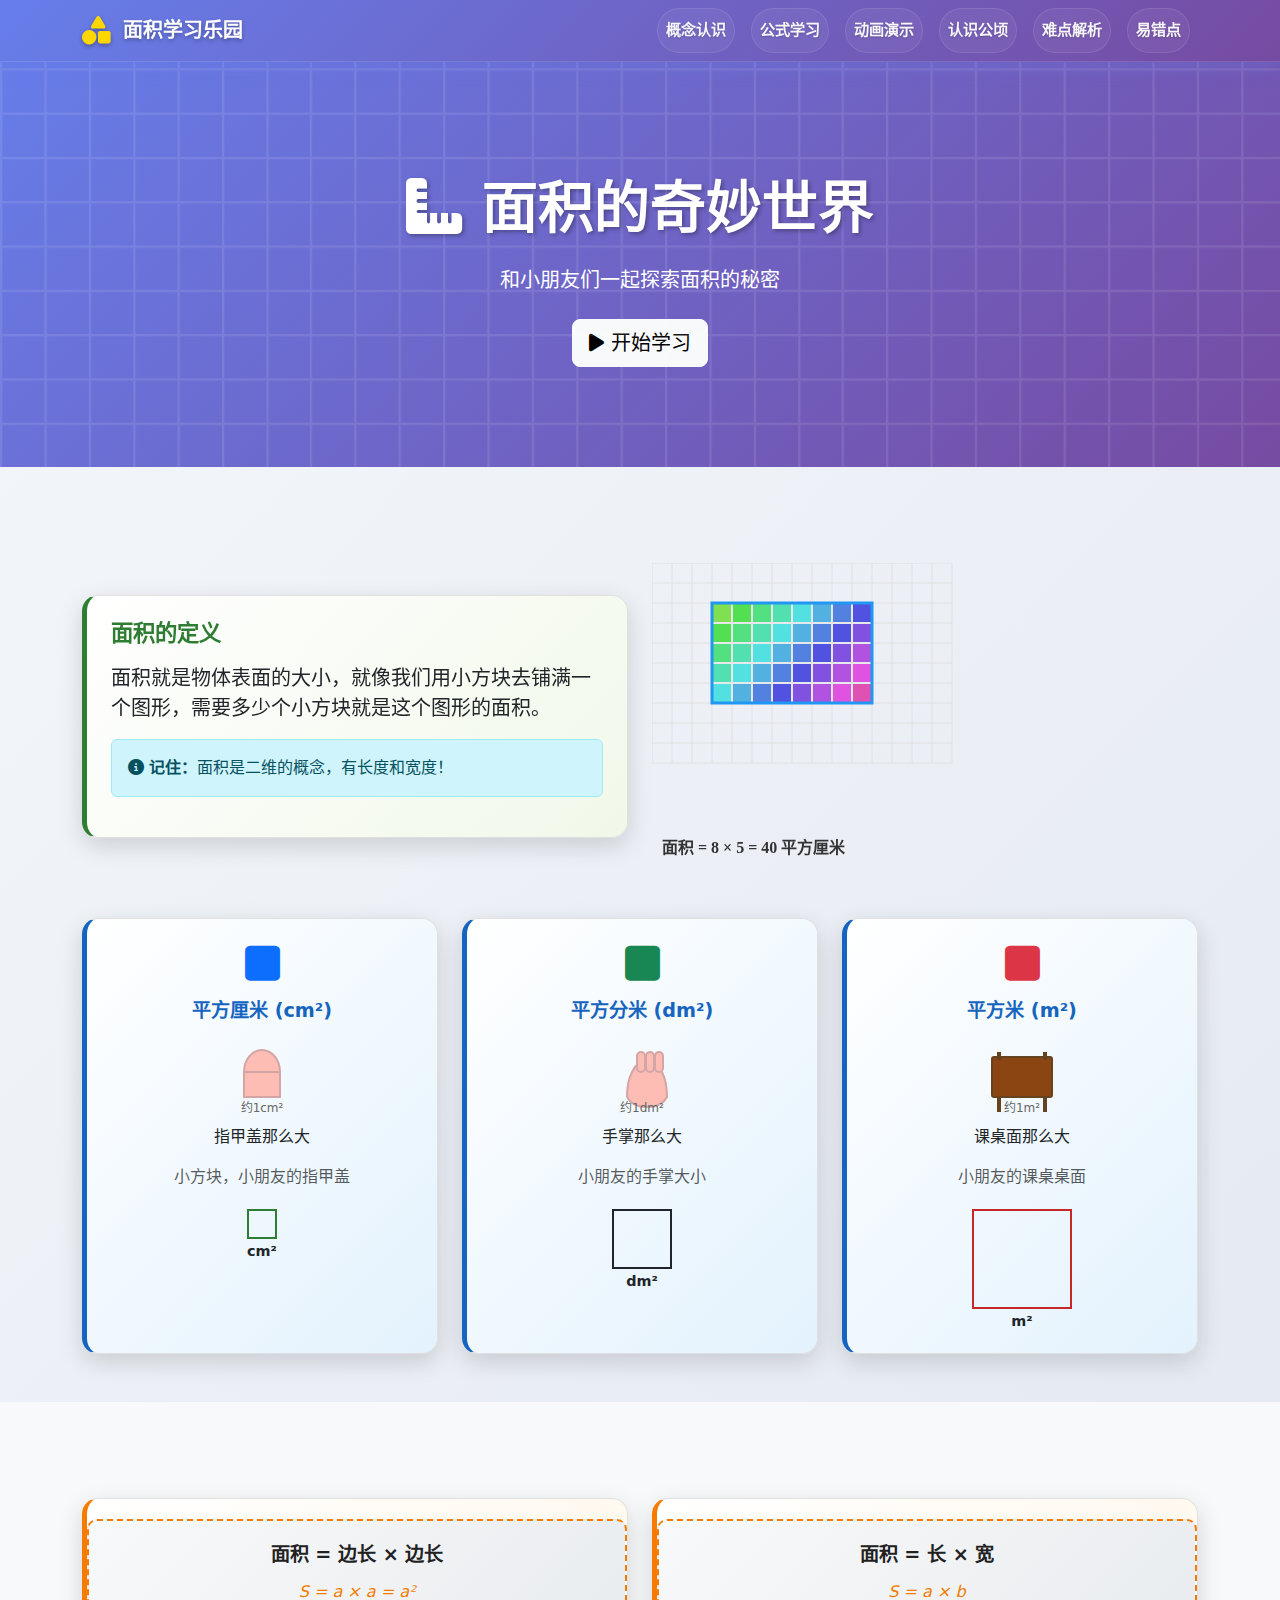
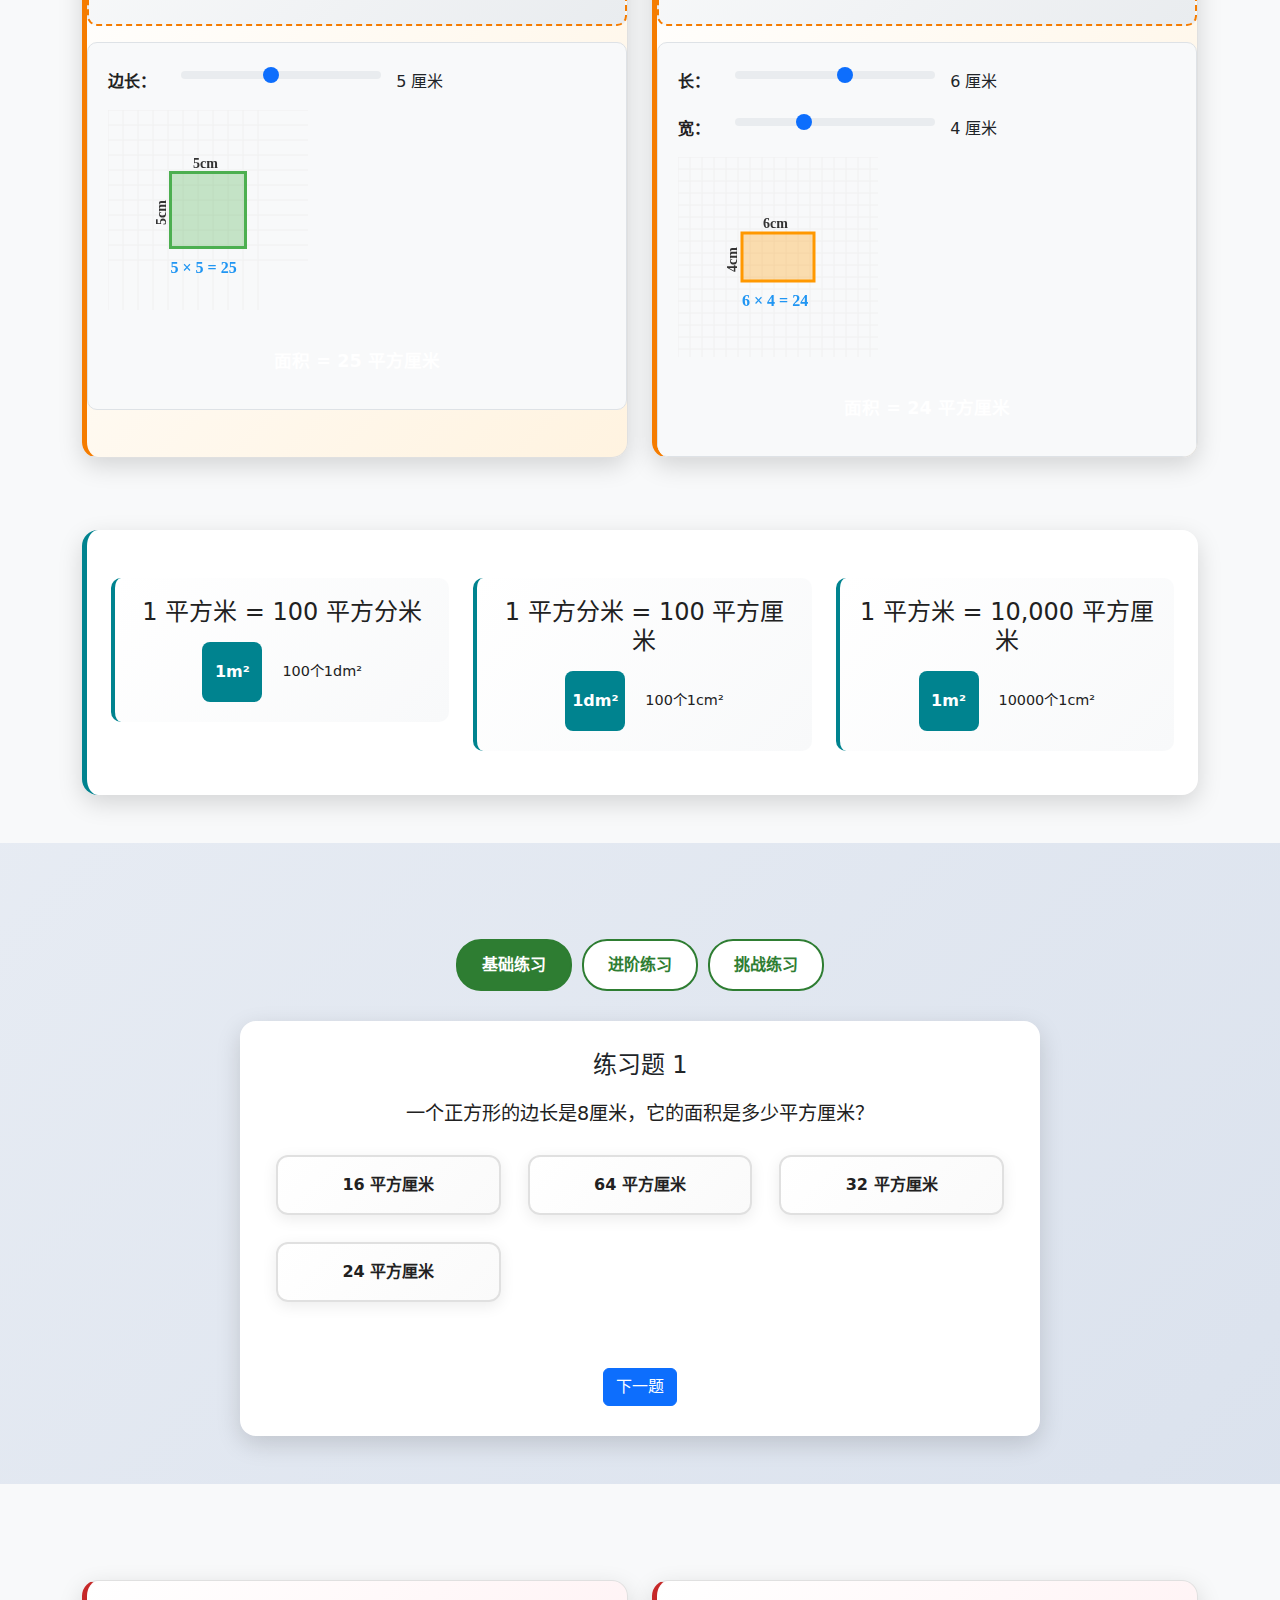
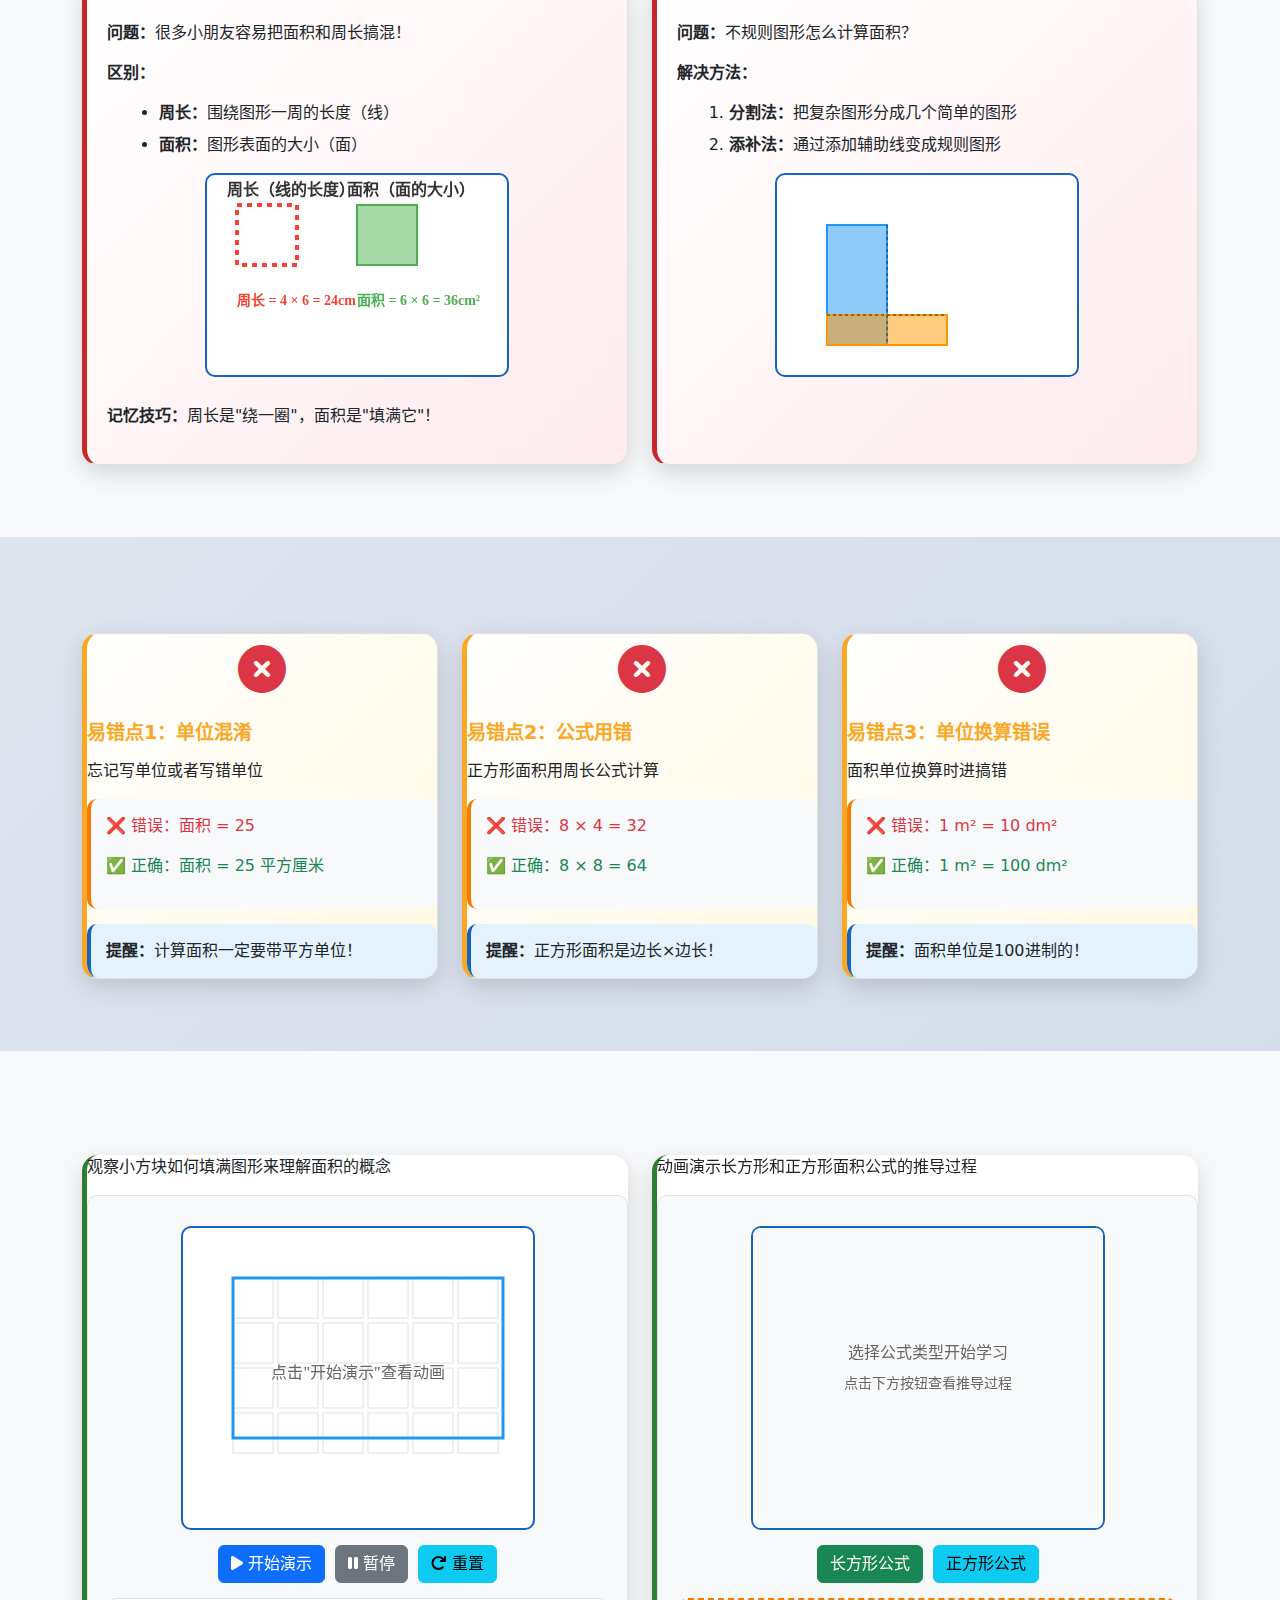
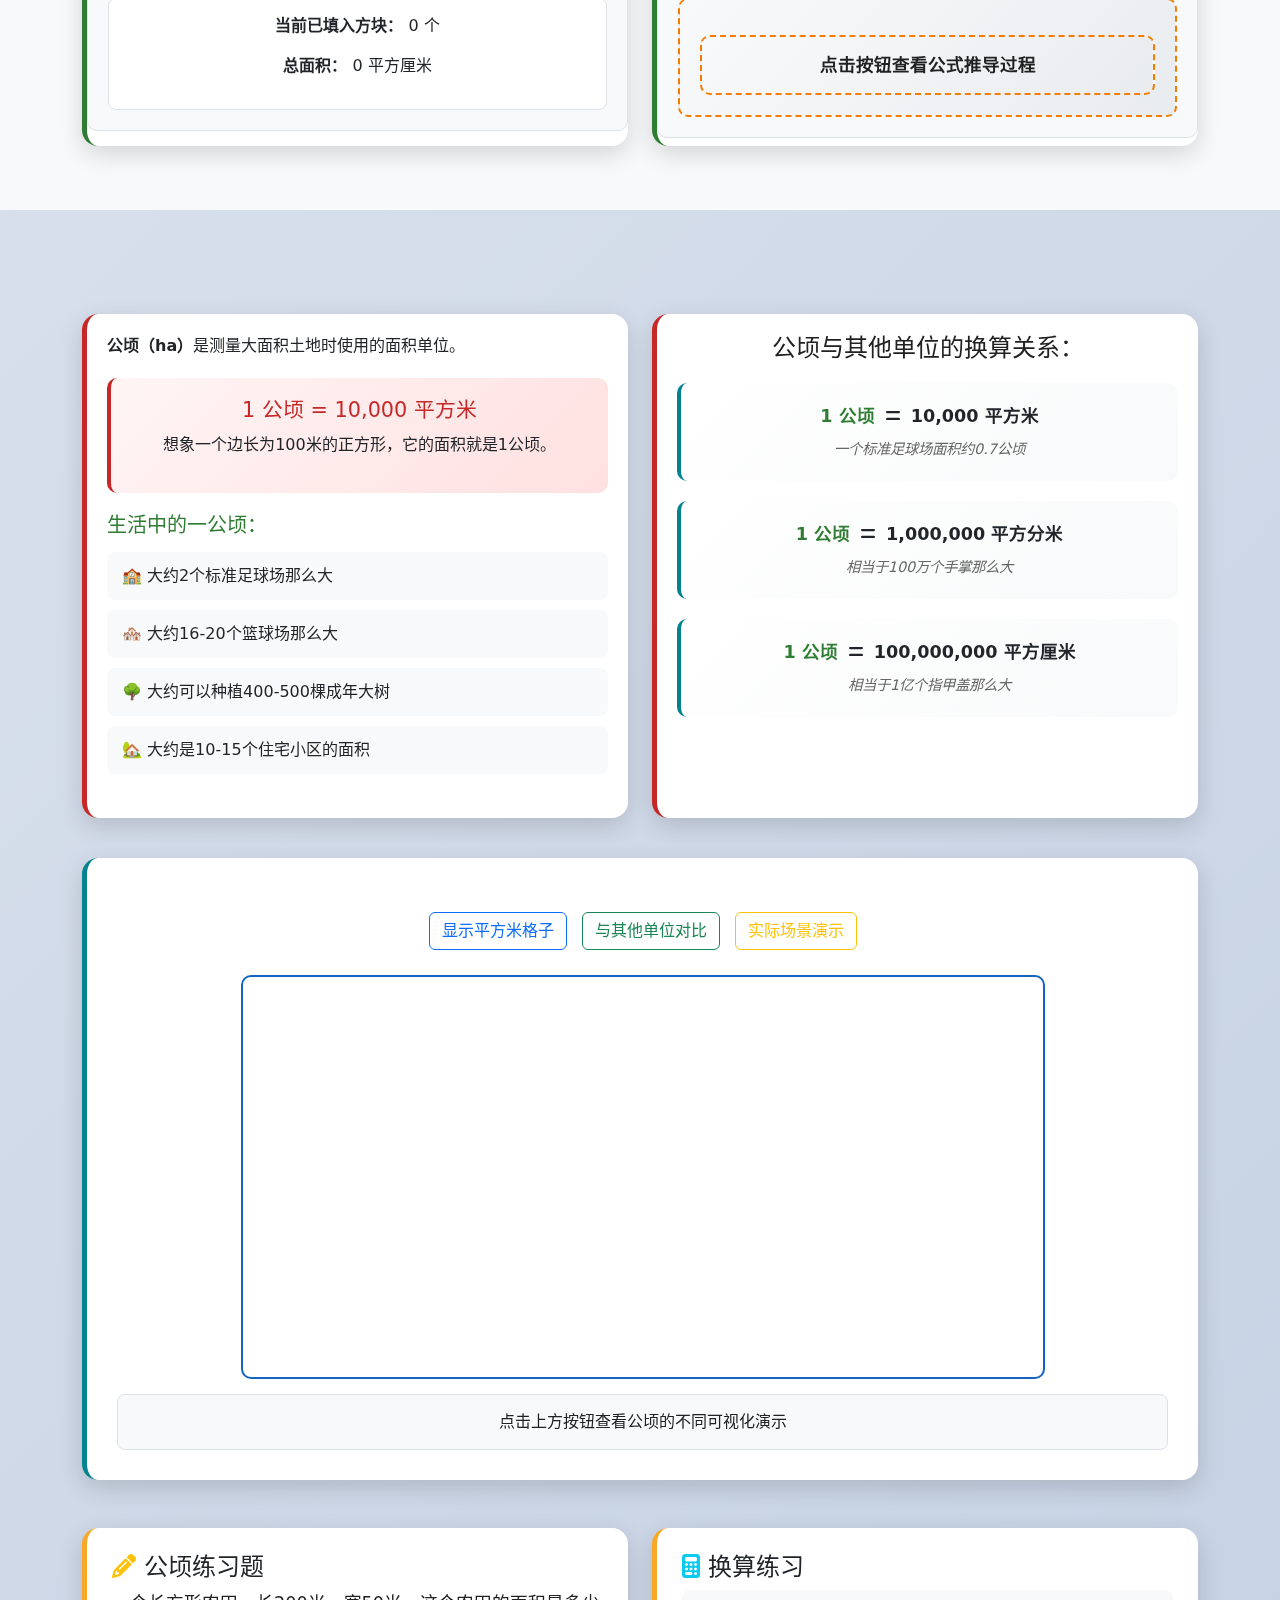
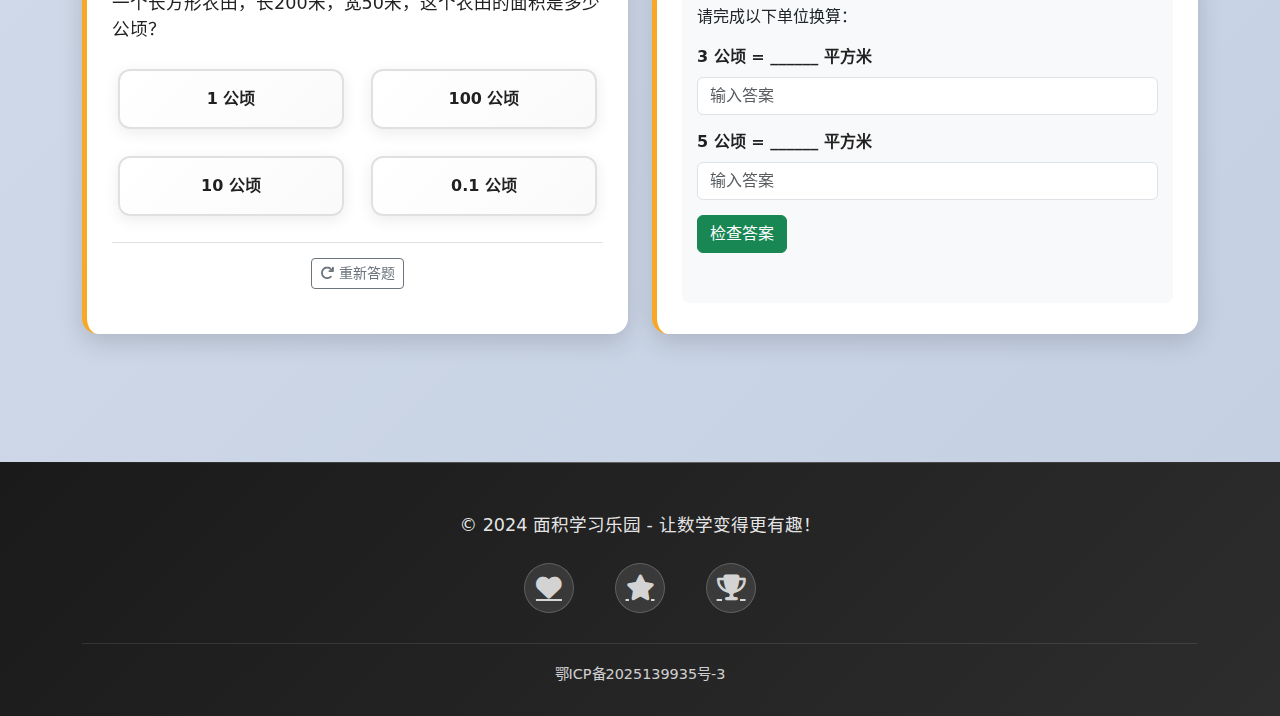
<file: 1001mianji/index.html>
<!DOCTYPE html>
<html lang="zh-CN">
<head>
    <meta charset="UTF-8">
    <meta name="viewport" content="width=device-width, initial-scale=1.0, maximum-scale=5.0, user-scalable=yes, viewport-fit=cover">
    <title>面积学习乐园 - 四年级数学</title>
    <link rel="stylesheet" href="styles.css">
    <link href="https://cdn.jsdelivr.net/npm/bootstrap@5.3.0/dist/css/bootstrap.min.css" rel="stylesheet">
    <link rel="stylesheet" href="https://cdnjs.cloudflare.com/ajax/libs/font-awesome/6.4.0/css/all.min.css">

  <!-- 移动端优化 -->
  <meta name="format-detection" content="telephone=no">
  <meta name="apple-mobile-web-app-capable" content="yes">
  <meta name="apple-mobile-web-app-status-bar-style" content="black-translucent">
  <meta name="apple-mobile-web-app-title" content="面积学习乐园">
  <meta name="theme-color" content="#667eea">
  <link rel="apple-touch-icon" href="data:image/svg+xml,<svg xmlns='http://www.w3.org/2000/svg' viewBox='0 0 100 100'><rect width='100' height='100' fill='%23667eea'/><text y='50%' x='50%' text-anchor='middle' dy='.3em' fill='white' font-size='60'>📐</text></svg>">
</head>
<body>
    <!-- 移动端跳过链接 -->
    <a href="#main-content" class="skip-link">跳到主要内容</a>

    <header class="header">
        <nav class="navbar navbar-expand-lg navbar-light">
            <div class="container">
                <a class="navbar-brand" href="#home">
                    <i class="fas fa-shapes"></i>
                    面积学习乐园
                </a>
                <button class="navbar-toggler" type="button" data-bs-toggle="collapse" data-bs-target="#navbarNav">
                    <span class="navbar-toggler-icon"></span>
                </button>
                <div class="collapse navbar-collapse" id="navbarNav">
                    <ul class="navbar-nav ms-auto">
                        <li class="nav-item">
                            <a class="nav-link" href="#concepts">概念认识</a>
                        </li>
                        <li class="nav-item">
                            <a class="nav-link" href="#formulas">公式学习</a>
                        </li>
                        <li class="nav-item">
                            <a class="nav-link" href="#animations">动画演示</a>
                        </li>
                        <li class="nav-item">
                            <a class="nav-link" href="#hectare">认识公顷</a>
                        </li>
                        <li class="nav-item">
                            <a class="nav-link" href="#difficulties">难点解析</a>
                        </li>
                        <li class="nav-item">
                            <a class="nav-link" href="#mistakes">易错点</a>
                        </li>
                    </ul>
                </div>
            </div>
        </nav>
    </header>

    <main id="main-content">
        <!-- 英雄区域 -->
        <section id="home" class="hero-section">
            <div class="container text-center">
                <h1 class="display-4 fw-bold text-white mb-4">
                    <i class="fas fa-ruler-combined"></i>
                    面积的奇妙世界
                </h1>
                <p class="lead text-white mb-4">和小朋友们一起探索面积的秘密</p>
                <button class="btn btn-light btn-lg" onclick="startLearning()">
                    <i class="fas fa-play"></i> 开始学习
                </button>
            </div>
        </section>

        <!-- 概念认识 -->
        <section id="concepts" class="py-5">
            <div class="container">
                <h2 class="text-center mb-5">
                    <i class="fas fa-lightbulb text-warning"></i>
                    什么是面积？
                </h2>

                <div class="row align-items-center mb-5">
                    <div class="col-lg-6">
                        <div class="concept-card p-4">
                            <h3 class="mb-3">面积的定义</h3>
                            <p class="fs-5">面积就是物体表面的大小，就像我们用小方块去铺满一个图形，需要多少个小方块就是这个图形的面积。</p>
                            <div class="alert alert-info mt-3">
                                <i class="fas fa-info-circle"></i>
                                <strong>记住：</strong>面积是二维的概念，有长度和宽度！
                            </div>
                        </div>
                    </div>
                    <div class="col-lg-6">
                        <div class="area-demo">
                            <canvas id="areaCanvas" width="400" height="300"></canvas>
                        </div>
                    </div>
                </div>

                <div class="row mt-4">
                    <div class="col-md-4">
                        <div class="unit-card text-center p-4">
                            <i class="fas fa-square text-primary fs-1 mb-3"></i>
                            <h4>平方厘米 (cm²)</h4>
                            <div class="unit-example">
                                <div class="example-image">
                                    <svg width="80" height="80" viewBox="0 0 80 80">
                                        <!-- 指甲盖形状 -->
                                        <ellipse cx="40" cy="35" rx="18" ry="22" fill="#fdbcb4" stroke="#d4a5a5" stroke-width="2"/>
                                        <rect x="22" y="35" width="36" height="25" fill="#fdbcb4" stroke="#d4a5a5" stroke-width="2"/>
                                        <text x="40" y="75" text-anchor="middle" fill="#666" font-size="12">约1cm²</text>
                                    </svg>
                                </div>
                                <p class="mt-2">指甲盖那么大</p>
                                <p class="text-muted">小方块，小朋友的指甲盖</p>
                            </div>
                            <div class="demo-square cm2" data-unit="cm²"></div>
                        </div>
                    </div>
                    <div class="col-md-4">
                        <div class="unit-card text-center p-4">
                            <i class="fas fa-square text-success fs-1 mb-3"></i>
                            <h4>平方分米 (dm²)</h4>
                            <div class="unit-example">
                                <div class="example-image">
                                    <svg width="80" height="80" viewBox="0 0 80 80">
                                        <!-- 手掌形状 -->
                                        <path d="M25,60 Q25,45 30,35 Q35,25 45,20 Q55,25 60,35 Q65,45 65,60 Q60,70 45,70 Q30,70 25,60"
                                              fill="#fdbcb4" stroke="#d4a5a5" stroke-width="2"/>
                                        <!-- 手指 -->
                                        <rect x="35" y="15" width="8" height="20" rx="4" fill="#fdbcb4" stroke="#d4a5a5" stroke-width="2"/>
                                        <rect x="44" y="15" width="8" height="20" rx="4" fill="#fdbcb4" stroke="#d4a5a5" stroke-width="2"/>
                                        <rect x="53" y="15" width="8" height="20" rx="4" fill="#fdbcb4" stroke="#d4a5a5" stroke-width="2"/>
                                        <text x="40" y="75" text-anchor="middle" fill="#666" font-size="12">约1dm²</text>
                                    </svg>
                                </div>
                                <p class="mt-2">手掌那么大</p>
                                <p class="text-muted">小朋友的手掌大小</p>
                            </div>
                            <div class="demo-square dm2" data-unit="dm²"></div>
                        </div>
                    </div>
                    <div class="col-md-4">
                        <div class="unit-card text-center p-4">
                            <i class="fas fa-square text-danger fs-1 mb-3"></i>
                            <h4>平方米 (m²)</h4>
                            <div class="unit-example">
                                <div class="example-image">
                                    <svg width="80" height="80" viewBox="0 0 80 80">
                                        <!-- 课桌形状 -->
                                        <rect x="10" y="20" width="60" height="40" fill="#8B4513" stroke="#654321" stroke-width="2" rx="2"/>
                                        <!-- 桌腿 -->
                                        <rect x="15" y="60" width="4" height="15" fill="#654321"/>
                                        <rect x="61" y="60" width="4" height="15" fill="#654321"/>
                                        <rect x="15" y="15" width="4" height="8" fill="#654321"/>
                                        <rect x="61" y="15" width="4" height="8" fill="#654321"/>
                                        <text x="40" y="75" text-anchor="middle" fill="#666" font-size="12">约1m²</text>
                                    </svg>
                                </div>
                                <p class="mt-2">课桌面那么大</p>
                                <p class="text-muted">小朋友的课桌桌面</p>
                            </div>
                            <div class="demo-square m2" data-unit="m²"></div>
                        </div>
                    </div>
                </div>
            </div>
        </section>

        <!-- 公式学习 -->
        <section id="formulas" class="py-5 bg-light">
            <div class="container">
                <h2 class="text-center mb-5">
                    <i class="fas fa-calculator text-primary"></i>
                    面积计算公式
                </h2>

                <div class="row">
                    <div class="col-lg-6 mb-4">
                        <div class="formula-card">
                            <div class="card-header">
                                <h3><i class="fas fa-square text-primary"></i> 正方形面积</h3>
                            </div>
                            <div class="card-body">
                                <div class="formula-display text-center mb-3">
                                    <span class="formula">面积 = 边长 × 边长</span>
                                    <span class="formula-symbol">S = a × a = a²</span>
                                </div>
                                <div class="interactive-demo">
                                    <label>边长：</label>
                                    <input type="range" id="squareSide" min="1" max="10" value="5" class="form-range">
                                    <span id="squareSideValue">5</span> 厘米
                                    <div class="mt-3">
                                        <canvas id="squareCanvas" width="200" height="200"></canvas>
                                    </div>
                                    <div class="result mt-3">
                                        <strong>面积 = <span id="squareResult">25</span> 平方厘米</strong>
                                    </div>
                                </div>
                            </div>
                        </div>
                    </div>

                    <div class="col-lg-6 mb-4">
                        <div class="formula-card">
                            <div class="card-header">
                                <h3><i class="fas fa-rectangle-wide text-success"></i> 长方形面积</h3>
                            </div>
                            <div class="card-body">
                                <div class="formula-display text-center mb-3">
                                    <span class="formula">面积 = 长 × 宽</span>
                                    <span class="formula-symbol">S = a × b</span>
                                </div>
                                <div class="interactive-demo">
                                    <div class="mb-3">
                                        <label>长：</label>
                                        <input type="range" id="rectLength" min="1" max="10" value="6" class="form-range">
                                        <span id="rectLengthValue">6</span> 厘米
                                    </div>
                                    <div class="mb-3">
                                        <label>宽：</label>
                                        <input type="range" id="rectWidth" min="1" max="10" value="4" class="form-range">
                                        <span id="rectWidthValue">4</span> 厘米
                                    </div>
                                    <div class="mt-3">
                                        <canvas id="rectCanvas" width="200" height="200"></canvas>
                                    </div>
                                    <div class="result mt-3">
                                        <strong>面积 = <span id="rectResult">24</span> 平方厘米</strong>
                                    </div>
                                </div>
                            </div>
                        </div>
                    </div>
                </div>

                <!-- 单位换算 -->
                <div class="row mt-5">
                    <div class="col-12">
                        <div class="conversion-card p-4">
                            <h3 class="text-center mb-4">
                                <i class="fas fa-exchange-alt text-info"></i>
                                面积单位换算
                            </h3>
                            <div class="row text-center">
                                <div class="col-md-4">
                                    <div class="conversion-item">
                                        <h4>1 平方米 = 100 平方分米</h4>
                                        <div class="conversion-demo">
                                            <div class="big-square">1m²</div>
                                            <div class="small-squares">
                                                <span>100</span>个1dm²
                                            </div>
                                        </div>
                                    </div>
                                </div>
                                <div class="col-md-4">
                                    <div class="conversion-item">
                                        <h4>1 平方分米 = 100 平方厘米</h4>
                                        <div class="conversion-demo">
                                            <div class="big-square">1dm²</div>
                                            <div class="small-squares">
                                                <span>100</span>个1cm²
                                            </div>
                                        </div>
                                    </div>
                                </div>
                                <div class="col-md-4">
                                    <div class="conversion-item">
                                        <h4>1 平方米 = 10,000 平方厘米</h4>
                                        <div class="conversion-demo">
                                            <div class="big-square">1m²</div>
                                            <div class="small-squares">
                                                <span>10000</span>个1cm²
                                            </div>
                                        </div>
                                    </div>
                                </div>
                            </div>
                        </div>
                    </div>
                </div>
            </div>
        </section>

        <!-- 练习题 -->
        <section id="practice" class="py-5">
            <div class="container">
                <h2 class="text-center mb-5">
                    <i class="fas fa-pencil-alt text-success"></i>
                    互动练习题
                </h2>

                <div class="practice-container">
                    <div class="practice-tabs">
                        <button class="tab-btn active" onclick="switchTab('basic')">基础练习</button>
                        <button class="tab-btn" onclick="switchTab('intermediate')">进阶练习</button>
                        <button class="tab-btn" onclick="switchTab('advanced')">挑战练习</button>
                    </div>

                    <div id="basic" class="tab-content active">
                        <div class="question-card" id="basicQuestion">
                            <h4>练习题 1</h4>
                            <p class="question-text">一个正方形的边长是8厘米，它的面积是多少平方厘米？</p>
                            <div class="options">
                                <button class="option-btn" onclick="checkAnswer(this, 1, 'basic')">16 平方厘米</button>
                                <button class="option-btn" onclick="checkAnswer(this, 1, 'basic')">64 平方厘米</button>
                                <button class="option-btn" onclick="checkAnswer(this, 1, 'basic')">32 平方厘米</button>
                                <button class="option-btn" onclick="checkAnswer(this, 1, 'basic')">24 平方厘米</button>
                            </div>
                            <div class="feedback" id="basicFeedback"></div>
                            <div class="explanation" id="basicExplanation" style="display: none;">
                                <div class="explanation-header">
                                    <h5><i class="fas fa-lightbulb"></i> 解题思路</h5>
                                </div>
                                <div class="explanation-content">
                                    <div class="explanation-step">
                                        <h6>使用的公式：</h6>
                                        <p class="formula-text" id="basicFormula"></p>
                                    </div>
                                    <div class="explanation-step">
                                        <h6>计算过程：</h6>
                                        <p class="calculation-text" id="basicCalculation"></p>
                                    </div>
                                    <div class="explanation-step">
                                        <h6>温馨提示：</h6>
                                        <p class="tips-text" id="basicTips"></p>
                                    </div>
                                </div>
                            </div>
                            <button class="btn btn-primary mt-3" onclick="nextQuestion('basic')">下一题</button>
                        </div>
                    </div>

                    <div id="intermediate" class="tab-content">
                        <div class="question-card" id="intermediateQuestion">
                            <h4>练习题 2</h4>
                            <p class="question-text">一个长方形的长是宽的3倍，周长是32厘米，它的面积是多少平方厘米？</p>
                            <div class="options">
                                <button class="option-btn" onclick="checkAnswer(this, 1, 'intermediate')">48 平方厘米</button>
                                <button class="option-btn" onclick="checkAnswer(this, 1, 'intermediate')">64 平方厘米</button>
                                <button class="option-btn" onclick="checkAnswer(this, 1, 'intermediate')">96 平方厘米</button>
                                <button class="option-btn" onclick="checkAnswer(this, 1, 'intermediate')">128 平方厘米</button>
                            </div>
                            <div class="feedback" id="intermediateFeedback"></div>
                            <div class="explanation" id="intermediateExplanation" style="display: none;">
                                <div class="explanation-header">
                                    <h5><i class="fas fa-lightbulb"></i> 解题思路</h5>
                                </div>
                                <div class="explanation-content">
                                    <div class="explanation-step">
                                        <h6>使用的公式：</h6>
                                        <p class="formula-text" id="intermediateFormula"></p>
                                    </div>
                                    <div class="explanation-step">
                                        <h6>计算过程：</h6>
                                        <p class="calculation-text" id="intermediateCalculation"></p>
                                    </div>
                                    <div class="explanation-step">
                                        <h6>温馨提示：</h6>
                                        <p class="tips-text" id="intermediateTips"></p>
                                    </div>
                                </div>
                            </div>
                        </div>
                    </div>

                    <div id="advanced" class="tab-content">
                        <div class="question-card" id="advancedQuestion">
                            <h4>练习题 3</h4>
                            <p class="question-text">用两个边长为4厘米的正方形拼成一个长方形，这个长方形的面积和周长各是多少？</p>
                            <div class="options">
                                <button class="option-btn" onclick="checkAnswer(this, 0, 'advanced')">面积32cm²，周长24cm</button>
                                <button class="option-btn" onclick="checkAnswer(this, 0, 'advanced')">面积16cm²，周长16cm</button>
                                <button class="option-btn" onclick="checkAnswer(this, 0, 'advanced')">面积32cm²，周长16cm</button>
                                <button class="option-btn" onclick="checkAnswer(this, 0, 'advanced')">面积16cm²，周长24cm</button>
                            </div>
                            <div class="feedback" id="advancedFeedback"></div>
                            <div class="explanation" id="advancedExplanation" style="display: none;">
                                <div class="explanation-header">
                                    <h5><i class="fas fa-lightbulb"></i> 解题思路</h5>
                                </div>
                                <div class="explanation-content">
                                    <div class="explanation-step">
                                        <h6>使用的公式：</h6>
                                        <p class="formula-text" id="advancedFormula"></p>
                                    </div>
                                    <div class="explanation-step">
                                        <h6>计算过程：</h6>
                                        <p class="calculation-text" id="advancedCalculation"></p>
                                    </div>
                                    <div class="explanation-step">
                                        <h6>温馨提示：</h6>
                                        <p class="tips-text" id="advancedTips"></p>
                                    </div>
                                </div>
                            </div>
                        </div>
                    </div>
                </div>
            </div>
        </section>

        <!-- 难点解析 -->
        <section id="difficulties" class="py-5 bg-light">
            <div class="container">
                <h2 class="text-center mb-5">
                    <i class="fas fa-brain text-danger"></i>
                    难点解析
                </h2>

                <div class="row">
                    <div class="col-lg-6 mb-4">
                        <div class="difficulty-card">
                            <h3><i class="fas fa-exclamation-triangle text-warning"></i> 难点一：面积和周长的区别</h3>
                            <div class="difficulty-content">
                                <p><strong>问题：</strong>很多小朋友容易把面积和周长搞混！</p>
                                <p><strong>区别：</strong></p>
                                <ul>
                                    <li><strong>周长：</strong>围绕图形一周的长度（线）</li>
                                    <li><strong>面积：</strong>图形表面的大小（面）</li>
                                </ul>
                                <div class="comparison-demo mt-3">
                                    <canvas id="comparisonCanvas" width="300" height="200"></canvas>
                                </div>
                                <p class="mt-3"><strong>记忆技巧：</strong>周长是"绕一圈"，面积是"填满它"！</p>
                            </div>
                        </div>
                    </div>

                    <div class="col-lg-6 mb-4">
                        <div class="difficulty-card">
                            <h3><i class="fas fa-exclamation-triangle text-warning"></i> 难点二：组合图形的面积</h3>
                            <div class="difficulty-content">
                                <p><strong>问题：</strong>不规则图形怎么计算面积？</p>
                                <p><strong>解决方法：</strong></p>
                                <ol>
                                    <li><strong>分割法：</strong>把复杂图形分成几个简单的图形</li>
                                    <li><strong>添补法：</strong>通过添加辅助线变成规则图形</li>
                                </ol>
                                <div class="combo-demo mt-3">
                                    <canvas id="comboCanvas" width="300" height="200"></canvas>
                                </div>
                            </div>
                        </div>
                    </div>
                </div>
            </div>
        </section>

        <!-- 易错点 -->
        <section id="mistakes" class="py-5">
            <div class="container">
                <h2 class="text-center mb-5">
                    <i class="fas fa-times-circle text-danger"></i>
                    易错点提醒
                </h2>

                <div class="row">
                    <div class="col-lg-4 mb-4">
                        <div class="mistake-card">
                            <div class="mistake-icon">
                                <i class="fas fa-times-circle text-danger"></i>
                            </div>
                            <h4>易错点1：单位混淆</h4>
                            <p class="mistake-desc">忘记写单位或者写错单位</p>
                            <div class="example">
                                <p class="text-danger">❌ 错误：面积 = 25</p>
                                <p class="text-success">✅ 正确：面积 = 25 平方厘米</p>
                            </div>
                            <div class="tip">
                                <strong>提醒：</strong>计算面积一定要带平方单位！
                            </div>
                        </div>
                    </div>

                    <div class="col-lg-4 mb-4">
                        <div class="mistake-card">
                            <div class="mistake-icon">
                                <i class="fas fa-times-circle text-danger"></i>
                            </div>
                            <h4>易错点2：公式用错</h4>
                            <p class="mistake-desc">正方形面积用周长公式计算</p>
                            <div class="example">
                                <p class="text-danger">❌ 错误：8 × 4 = 32</p>
                                <p class="text-success">✅ 正确：8 × 8 = 64</p>
                            </div>
                            <div class="tip">
                                <strong>提醒：</strong>正方形面积是边长×边长！
                            </div>
                        </div>
                    </div>

                    <div class="col-lg-4 mb-4">
                        <div class="mistake-card">
                            <div class="mistake-icon">
                                <i class="fas fa-times-circle text-danger"></i>
                            </div>
                            <h4>易错点3：单位换算错误</h4>
                            <p class="mistake-desc">面积单位换算时进搞错</p>
                            <div class="example">
                                <p class="text-danger">❌ 错误：1 m² = 10 dm²</p>
                                <p class="text-success">✅ 正确：1 m² = 100 dm²</p>
                            </div>
                            <div class="tip">
                                <strong>提醒：</strong>面积单位是100进制的！
                            </div>
                        </div>
                    </div>
                </div>
            </div>
        </section>

        <!-- 动画演示区域 -->
        <section id="animations" class="py-5 bg-light">
            <div class="container">
                <h2 class="text-center mb-5">
                    <i class="fas fa-play-circle text-primary"></i>
                    面积动画演示
                </h2>

                <div class="row">
                    <div class="col-lg-6 mb-4">
                        <div class="animation-card">
                            <h3><i class="fas fa-th text-success"></i> 面积概念演示</h3>
                            <p>观察小方块如何填满图形来理解面积的概念</p>
                            <div class="animation-area">
                                <canvas id="areaConceptAnimation" width="350" height="300"></canvas>
                                <div class="animation-controls">
                                    <button class="btn btn-primary" onclick="startAreaAnimation()">
                                        <i class="fas fa-play"></i> 开始演示
                                    </button>
                                    <button class="btn btn-secondary" onclick="pauseAreaAnimation()">
                                        <i class="fas fa-pause"></i> 暂停
                                    </button>
                                    <button class="btn btn-info" onclick="resetAreaAnimation()">
                                        <i class="fas fa-redo"></i> 重置
                                    </button>
                                </div>
                                <div class="animation-info">
                                    <p><strong>当前已填入方块：</strong> <span id="filledSquares">0</span> 个</p>
                                    <p><strong>总面积：</strong> <span id="totalArea">0</span> 平方厘米</p>
                                </div>
                            </div>
                        </div>
                    </div>

                    <div class="col-lg-6 mb-4">
                        <div class="animation-card">
                            <h3><i class="fas fa-calculator text-warning"></i> 公式推导演示</h3>
                            <p>动画演示长方形和正方形面积公式的推导过程</p>
                            <div class="animation-area">
                                <canvas id="formulaAnimation" width="350" height="300"></canvas>
                                <div class="animation-controls">
                                    <button class="btn btn-success" onclick="startFormulaAnimation('rectangle')">
                                        长方形公式
                                    </button>
                                    <button class="btn btn-info" onclick="startFormulaAnimation('square')">
                                        正方形公式
                                    </button>
                                </div>
                                <div class="formula-display">
                                    <div id="formulaText" class="formula-step">
                                        点击按钮查看公式推导过程
                                    </div>
                                </div>
                            </div>
                        </div>
                    </div>
                </div>
            </div>
        </section>

        <!-- 公顷知识 -->
        <section id="hectare" class="py-5">
            <div class="container">
                <h2 class="text-center mb-5">
                    <i class="fas fa-map text-danger"></i>
                    认识公顷
                </h2>

                <div class="row">
                    <div class="col-lg-6 mb-4">
                        <div class="hectare-card">
                            <h3><i class="fas fa-info-circle text-primary"></i> 什么是公顷？</h3>
                            <div class="hectare-content">
                                <p><strong>公顷（ha）</strong>是测量大面积土地时使用的面积单位。</p>
                                <div class="hectare-definition">
                                    <h4>1 公顷 = 10,000 平方米</h4>
                                    <p>想象一个边长为100米的正方形，它的面积就是1公顷。</p>
                                </div>
                                <div class="hectare-examples">
                                    <h5>生活中的一公顷：</h5>
                                    <ul>
                                        <li>🏫 大约2个标准足球场那么大</li>
                                        <li>🏘️ 大约16-20个篮球场那么大</li>
                                        <li>🌳 大约可以种植400-500棵成年大树</li>
                                        <li>🏡 大约是10-15个住宅小区的面积</li>
                                    </ul>
                                </div>
                            </div>
                        </div>
                    </div>

                    <div class="col-lg-6 mb-4">
                        <div class="hectare-card">
                            <h3><i class="fas fa-exchange-alt text-success"></i> 公顷单位换算</h3>
                            <div class="conversion-table">
                                <h4>公顷与其他单位的换算关系：</h4>
                                <div class="conversion-item">
                                    <div class="conversion-formula">
                                        <span class="from-unit">1 公顷</span>
                                        <i class="fas fa-equals"></i>
                                        <span class="to-unit">10,000 平方米</span>
                                    </div>
                                    <div class="conversion-example">
                                        一个标准足球场面积约0.7公顷
                                    </div>
                                </div>
                                <div class="conversion-item">
                                    <div class="conversion-formula">
                                        <span class="from-unit">1 公顷</span>
                                        <i class="fas fa-equals"></i>
                                        <span class="to-unit">1,000,000 平方分米</span>
                                    </div>
                                    <div class="conversion-example">
                                        相当于100万个手掌那么大
                                    </div>
                                </div>
                                <div class="conversion-item">
                                    <div class="conversion-formula">
                                        <span class="from-unit">1 公顷</span>
                                        <i class="fas fa-equals"></i>
                                        <span class="to-unit">100,000,000 平方厘米</span>
                                    </div>
                                    <div class="conversion-example">
                                        相当于1亿个指甲盖那么大
                                    </div>
                                </div>
                            </div>
                        </div>
                    </div>
                </div>

                <div class="row mt-4">
                    <div class="col-12">
                        <div class="hectare-visualization">
                            <h3 class="text-center mb-4">
                                <i class="fas fa-eye text-info"></i>
                                公顷可视化演示
                            </h3>
                            <div class="visualization-controls">
                                <button class="btn btn-outline-primary" onclick="showHectareScale('meter')">
                                    显示平方米格子
                                </button>
                                <button class="btn btn-outline-success" onclick="showHectareScale('comparison')">
                                    与其他单位对比
                                </button>
                                <button class="btn btn-outline-warning" onclick="showHectareScale('real')">
                                    实际场景演示
                                </button>
                            </div>
                            <div class="visualization-area">
                                <canvas id="hectareVisualization" width="800" height="400"></canvas>
                                <div class="visualization-info">
                                    <p id="visualizationText">点击上方按钮查看公顷的不同可视化演示</p>
                                </div>
                            </div>
                        </div>
                    </div>
                </div>

                <div class="row mt-5">
                    <div class="col-md-6">
                        <div class="practice-card">
                            <h4><i class="fas fa-pencil-alt text-warning"></i> 公顷练习题</h4>
                            <div class="practice-question">
                                <p>一个长方形农田，长200米，宽50米，这个农田的面积是多少公顷？</p>
                                <div class="options">
                                    <button class="option-btn" onclick="checkHectareAnswer(this)">1 公顷</button>
                                    <button class="option-btn" onclick="checkHectareAnswer(this)">100 公顷</button>
                                    <button class="option-btn" onclick="checkHectareAnswer(this)">10 公顷</button>
                                    <button class="option-btn" onclick="checkHectareAnswer(this)">0.1 公顷</button>
                                </div>
                                <div class="solution-steps" id="hectareSolution" style="display: none;">
                                    <h5>解题步骤：</h5>
                                    <ol>
                                        <li>计算面积：200 × 50 = 10,000 平方米</li>
                                        <li>换算成公顷：10,000 ÷ 10,000 = 1 公顷</li>
                                        <li>答案：1 公顷</li>
                                    </ol>
                                </div>
                                <div class="practice-controls">
                                    <button class="btn btn-outline-secondary btn-sm" onclick="resetHectareQuestion()">
                                        <i class="fas fa-redo"></i> 重新答题
                                    </button>
                                </div>
                            </div>
                        </div>
                    </div>

                    <div class="col-md-6">
                        <div class="practice-card">
                            <h4><i class="fas fa-calculator text-info"></i> 换算练习</h4>
                            <div class="conversion-practice">
                                <p>请完成以下单位换算：</p>
                                <div class="conversion-exercise">
                                    <div class="exercise-item">
                                        <label>3 公顷 = ______ 平方米</label>
                                        <input type="number" class="form-control" id="exercise1" placeholder="输入答案">
                                    </div>
                                    <div class="exercise-item">
                                        <label>5 公顷 = ______ 平方米</label>
                                        <input type="number" class="form-control" id="exercise2" placeholder="输入答案">
                                    </div>
                                    <button class="btn btn-success" onclick="checkConversionExercises()">
                                        检查答案
                                    </button>
                                    <div class="exercise-feedback" id="exerciseFeedback"></div>
                                </div>
                            </div>
                        </div>
                    </div>
                </div>
            </div>
        </section>
    </main>

    <footer class="footer">
        <div class="container text-center footer-content">
            <p>&copy; 2024 面积学习乐园 - 让数学变得更有趣！</p>
            <div class="social-links">
                <a href="#" title="用心制作"><i class="fas fa-heart"></i></a>
                <a href="#" title="五星好评"><i class="fas fa-star"></i></a>
                <a href="#" title="成就满满"><i class="fas fa-trophy"></i></a>
            </div>
            <div class="footer-beian">
                <p>
                    <a href="https://beian.miit.gov.cn/" target="_blank" rel="noopener noreferrer" title="工信部备案查询">
                        鄂ICP备2025139935号-3
                    </a>
                </p>
            </div>
        </div>
    </footer>

    <script src="https://cdn.jsdelivr.net/npm/bootstrap@5.3.0/dist/js/bootstrap.bundle.min.js"></script>
    <script src="script.js"></script>
</body>
</html>
</file>
<file: 1001mianji/styles.css>
/* 全局样式 */
:root {
    --primary-color: #2E7D32;
    --secondary-color: #F57C00;
    --accent-color: #1565C0;
    --danger-color: #C62828;
    --warning-color: #F9A825;
    --info-color: #00838F;
    --light-color: #FFFFFF;
    --dark-color: #212121;
    --text-primary: #212121;
    --text-secondary: #424242;
    --text-muted: #616161;
    --bg-primary: #FFFFFF;
    --bg-secondary: #F5F5F5;
    --bg-light: #FAFAFA;
    --font-family: 'Microsoft YaHei', 'PingFang SC', 'Arial', sans-serif;
    --border-radius: 16px;
    --box-shadow: 0 8px 25px rgba(0, 0, 0, 0.15);
    --box-shadow-hover: 0 12px 35px rgba(0, 0, 0, 0.2);
    --transition: all 0.4s cubic-bezier(0.25, 0.8, 0.25, 1);
    --border-color: #E0E0E0;
}

* {
    margin: 0;
    padding: 0;
    box-sizing: border-box;
}

body {
    font-family: var(--font-family);
    line-height: 1.7;
    color: var(--text-primary);
    background: linear-gradient(135deg, #f5f7fa 0%, #c3cfe2 100%);
    overflow-x: hidden;
    font-size: 16px;
    font-weight: 400;
    /* 移动端优化 */
    -webkit-font-smoothing: antialiased;
    -moz-osx-font-smoothing: grayscale;
    scroll-behavior: smooth;
    /* 安全区域适配 */
    padding-top: env(safe-area-inset-top);
    padding-left: env(safe-area-inset-left);
    padding-right: env(safe-area-inset-right);
}

/* 导航栏样式 */
.header {
    background: linear-gradient(135deg, #667eea 0%, #764ba2 100%);
    box-shadow: 0 4px 20px rgba(102, 126, 234, 0.3);
    position: fixed;
    width: 100%;
    top: 0;
    z-index: 1000;
    backdrop-filter: blur(10px);
    border-bottom: 1px solid rgba(255, 255, 255, 0.1);
    /* 移动端安全区域 */
    padding-top: env(safe-area-inset-top);
    left: 0;
    right: 0;
}

.navbar {
    padding: 1rem 0;
}

.navbar-brand {
    color: white !important;
    font-weight: 700;
    font-size: 1.6rem;
    display: flex;
    align-items: center;
    gap: 12px;
    text-shadow: 0 2px 4px rgba(0, 0, 0, 0.3);
    transition: var(--transition);
}

.navbar-brand:hover {
    transform: scale(1.05);
}

.navbar-brand i {
    font-size: 1.8rem;
    color: #FFD700;
}

.navbar-nav .nav-link {
    color: rgba(255, 255, 255, 0.95) !important;
    font-weight: 600;
    margin: 0 8px;
    padding: 10px 16px;
    border-radius: 25px;
    transition: var(--transition);
    font-size: 0.95rem;
    text-shadow: 0 1px 2px rgba(0, 0, 0, 0.2);
    border: 1px solid rgba(255, 255, 255, 0.1);
    background: rgba(255, 255, 255, 0.05);
}

.navbar-nav .nav-link:hover {
    background: rgba(255, 255, 255, 0.25);
    transform: translateY(-3px);
    box-shadow: 0 8px 25px rgba(0, 0, 0, 0.2);
    border-color: rgba(255, 255, 255, 0.3);
    color: white !important;
}

/* 英雄区域 */
.hero-section {
    background: linear-gradient(135deg, #667eea 0%, #764ba2 100%);
    padding: 150px 0 100px;
    text-align: center;
    color: white;
    position: relative;
    overflow: hidden;
}

.hero-section::before {
    content: '';
    position: absolute;
    top: 0;
    left: 0;
    right: 0;
    bottom: 0;
    background: url('data:image/svg+xml,<svg xmlns="http://www.w3.org/2000/svg" viewBox="0 0 100 100"><defs><pattern id="grid" width="10" height="10" patternUnits="userSpaceOnUse"><path d="M 10 0 L 0 0 0 10" fill="none" stroke="rgba(255,255,255,0.1)" stroke-width="1"/></pattern></defs><rect width="100" height="100" fill="url(%23grid)"/></svg>');
    animation: float 20s infinite linear;
}

@keyframes float {
    0% { transform: translate(0, 0); }
    100% { transform: translate(-50px, -50px); }
}

.hero-section h1 {
    font-size: 3.5rem;
    margin-bottom: 1.5rem;
    text-shadow: 2px 2px 4px rgba(0, 0, 0, 0.3);
    animation: slideInDown 1s ease-out;
}

@keyframes slideInDown {
    from {
        opacity: 0;
        transform: translateY(-50px);
    }
    to {
        opacity: 1;
        transform: translateY(0);
    }
}

/* 卡片样式 */
.concept-card, .unit-card, .formula-card, .difficulty-card, .mistake-card, .game-card {
    background: var(--bg-primary);
    border-radius: var(--border-radius);
    box-shadow: var(--box-shadow);
    transition: var(--transition);
    height: 100%;
    position: relative;
    overflow: hidden;
    border: 1px solid var(--border-color);
}

.concept-card::before, .unit-card::before, .formula-card::before,
.difficulty-card::before, .mistake-card::before, .game-card::before {
    content: '';
    position: absolute;
    top: 0;
    left: 0;
    right: 0;
    height: 4px;
    background: linear-gradient(90deg, var(--accent-color), var(--primary-color));
    opacity: 0;
    transition: var(--transition);
}

.concept-card:hover::before, .unit-card:hover::before, .formula-card:hover::before,
.difficulty-card:hover::before, .mistake-card:hover::before, .game-card:hover::before {
    opacity: 1;
}

.concept-card:hover, .unit-card:hover, .formula-card:hover, .difficulty-card:hover, .mistake-card:hover, .game-card:hover {
    transform: translateY(-8px);
    box-shadow: var(--box-shadow-hover);
    border-color: var(--primary-color);
}

.concept-card {
    border-left: 5px solid var(--primary-color);
    background: linear-gradient(135deg, #ffffff 0%, #f1f8e9 100%);
}

.concept-card h3 {
    color: var(--primary-color);
    font-weight: 700;
    margin-bottom: 20px;
    font-size: 1.4rem;
}

.unit-card {
    border-left: 5px solid var(--accent-color);
    background: linear-gradient(135deg, #ffffff 0%, #e3f2fd 100%);
}

.unit-card h4 {
    color: var(--accent-color);
    font-weight: 700;
    margin-bottom: 15px;
    font-size: 1.2rem;
}

.formula-card {
    border-left: 5px solid var(--secondary-color);
    background: linear-gradient(135deg, #ffffff 0%, #fff3e0 100%);
}

.formula-card h3 {
    color: var(--secondary-color);
    font-weight: 700;
    margin-bottom: 20px;
    font-size: 1.4rem;
}

.difficulty-card {
    border-left: 5px solid var(--danger-color);
    background: linear-gradient(135deg, #ffffff 0%, #ffebee 100%);
}

.difficulty-card h3 {
    color: var(--danger-color);
    font-weight: 700;
    margin-bottom: 20px;
    font-size: 1.4rem;
}

.mistake-card {
    border-left: 5px solid var(--warning-color);
    background: linear-gradient(135deg, #ffffff 0%, #fff8e1 100%);
}

.mistake-card h4 {
    color: var(--warning-color);
    font-weight: 700;
    margin-bottom: 15px;
    font-size: 1.2rem;
}

.game-card {
    border-left: 5px solid var(--info-color);
    background: linear-gradient(135deg, #ffffff 0%, #e0f7fa 100%);
}

.game-card h3 {
    color: var(--info-color);
    font-weight: 700;
    margin-bottom: 20px;
    font-size: 1.4rem;
}

/* 单位展示样式 */
.demo-square {
    margin: 20px auto;
    border: 2px solid;
    position: relative;
}

.demo-square.cm2 {
    width: 30px;
    height: 30px;
    border-color: var(--primary-color);
}

.demo-square.dm2 {
    width: 60px;
    height: 60px;
    border-color: var(--success-color);
}

.demo-square.m2 {
    width: 100px;
    height: 100px;
    border-color: var(--danger-color);
}

.demo-square::after {
    content: attr(data-unit);
    position: absolute;
    bottom: -25px;
    left: 50%;
    transform: translateX(-50%);
    font-size: 0.9rem;
    font-weight: bold;
}

/* 公式展示样式 */
.formula-display {
    background: linear-gradient(135deg, #f8f9fa, #e9ecef);
    padding: 20px;
    border-radius: 10px;
    border: 2px dashed var(--secondary-color);
}

.formula {
    display: block;
    font-size: 1.2rem;
    font-weight: bold;
    color: var(--dark-color);
    margin-bottom: 10px;
}

.formula-symbol {
    display: block;
    font-size: 1rem;
    color: var(--secondary-color);
    font-style: italic;
}

/* 交互式演示样式 */
.interactive-demo {
    background: #f8f9fa;
    padding: 20px;
    border-radius: 10px;
    border: 1px solid #dee2e6;
}

.interactive-demo label {
    font-weight: bold;
    margin-right: 10px;
    color: var(--dark-color);
}

.interactive-demo input[type="range"] {
    width: 200px;
    margin: 0 10px;
}

.result {
    background: var(--success-color);
    color: white;
    padding: 15px;
    border-radius: 10px;
    text-align: center;
    font-size: 1.1rem;
    animation: pulse 2s infinite;
}

@keyframes pulse {
    0% { transform: scale(1); }
    50% { transform: scale(1.05); }
    100% { transform: scale(1); }
}

/* 练习题样式 */
.practice-container {
    max-width: 800px;
    margin: 0 auto;
}

.practice-tabs {
    display: flex;
    justify-content: center;
    margin-bottom: 30px;
    gap: 10px;
}

.tab-btn {
    background: white;
    border: 2px solid var(--primary-color);
    color: var(--primary-color);
    padding: 12px 24px;
    border-radius: 25px;
    cursor: pointer;
    transition: var(--transition);
    font-weight: bold;
}

.tab-btn:hover {
    background: var(--primary-color);
    color: white;
    transform: translateY(-2px);
}

.tab-btn.active {
    background: var(--primary-color);
    color: white;
}

.tab-content {
    display: none;
    animation: fadeIn 0.5s ease-in;
}

.tab-content.active {
    display: block;
}

@keyframes fadeIn {
    from { opacity: 0; transform: translateY(20px); }
    to { opacity: 1; transform: translateY(0); }
}

.question-card {
    background: white;
    padding: 30px;
    border-radius: var(--border-radius);
    box-shadow: var(--box-shadow);
    text-align: center;
}

.question-text {
    font-size: 1.2rem;
    margin: 20px 0;
    color: var(--dark-color);
}

.options {
    display: grid;
    grid-template-columns: repeat(auto-fit, minmax(200px, 1fr));
    gap: 15px;
    margin: 20px 0;
}

.option-btn {
    background: linear-gradient(135deg, #f8f9fa, #e9ecef);
    border: 2px solid #dee2e6;
    padding: 15px 20px;
    border-radius: 10px;
    cursor: pointer;
    transition: var(--transition);
    font-weight: 500;
}

.option-btn:hover {
    background: linear-gradient(135deg, #e9ecef, #dee2e6);
    transform: translateY(-2px);
    box-shadow: 0 4px 8px rgba(0, 0, 0, 0.1);
}

.option-btn.correct {
    background: linear-gradient(135deg, #d4edda, #c3e6cb);
    border-color: var(--success-color);
    color: var(--success-color);
    animation: bounce 0.5s ease;
}

.option-btn.incorrect {
    background: linear-gradient(135deg, #f8d7da, #f5c6cb);
    border-color: var(--danger-color);
    color: var(--danger-color);
    animation: shake 0.5s ease;
}

@keyframes bounce {
    0%, 100% { transform: translateY(0); }
    50% { transform: translateY(-10px); }
}

@keyframes shake {
    0%, 100% { transform: translateX(0); }
    25% { transform: translateX(-10px); }
    75% { transform: translateX(10px); }
}

.feedback {
    margin-top: 20px;
    padding: 15px;
    border-radius: 10px;
    font-weight: bold;
}

.feedback.success {
    background: #d4edda;
    color: #155724;
    border: 1px solid #c3e6cb;
}

.feedback.error {
    background: #f8d7da;
    color: #721c24;
    border: 1px solid #f5c6cb;
}

/* 难点解析样式 */
.difficulty-content {
    padding: 20px;
}

.difficulty-content h4 {
    color: var(--primary-color);
    margin-bottom: 15px;
}

.difficulty-content ul, .difficulty-content ol {
    margin-left: 20px;
    margin-bottom: 15px;
}

.difficulty-content li {
    margin-bottom: 8px;
}

.comparison-demo, .combo-demo {
    text-align: center;
    margin: 20px 0;
}

.comparison-demo canvas, .combo-demo canvas {
    border: 2px solid var(--accent-color);
    border-radius: 10px;
    background: white;
}

/* 易错点样式 */
.mistake-icon {
    text-align: center;
    font-size: 3rem;
    margin-bottom: 15px;
}

.example {
    background: #f8f9fa;
    padding: 15px;
    border-radius: 10px;
    margin: 15px 0;
    border-left: 4px solid var(--secondary-color);
}

.tip {
    background: #e3f2fd;
    padding: 15px;
    border-radius: 10px;
    margin-top: 15px;
    border-left: 4px solid var(--accent-color);
}

/* 动画演示样式 */
.animation-card {
    background: white;
    border-radius: var(--border-radius);
    box-shadow: var(--box-shadow);
    transition: var(--transition);
    height: 100%;
    border-left: 5px solid var(--primary-color);
}

.animation-card:hover {
    transform: translateY(-5px);
    box-shadow: 0 8px 15px rgba(0, 0, 0, 0.2);
}

.animation-area {
    background: #f8f9fa;
    padding: 20px;
    border-radius: 10px;
    border: 1px solid #dee2e6;
    text-align: center;
}

.animation-area canvas {
    border: 2px solid var(--accent-color);
    border-radius: 10px;
    background: white;
    margin: 10px auto;
    display: block;
}

.animation-controls {
    display: flex;
    justify-content: center;
    gap: 10px;
    margin: 15px 0;
    flex-wrap: wrap;
}

.animation-controls button:disabled {
    opacity: 0.5;
    cursor: not-allowed;
}

.animation-controls button:disabled:hover {
    transform: none;
    box-shadow: none;
}

/* 画布加载状态 */
.canvas-loading {
    position: relative;
    min-height: 200px;
    display: flex;
    align-items: center;
    justify-content: center;
    background: #f8f9fa;
    border: 2px dashed #dee2e6;
    border-radius: 10px;
}

.canvas-loading::after {
    content: '正在加载...';
    color: #666;
    font-size: 14px;
}

.animation-info {
    margin-top: 15px;
    padding: 15px;
    background: white;
    border-radius: 8px;
    border: 1px solid #dee2e6;
}

.formula-step {
    padding: 15px;
    background: linear-gradient(135deg, #f8f9fa, #e9ecef);
    border-radius: 10px;
    border: 2px dashed var(--secondary-color);
    margin-top: 15px;
    font-size: 1.1rem;
    font-weight: bold;
    text-align: center;
    color: var(--dark-color);
}

/* 公顷知识样式 */
.hectare-card {
    background: white;
    border-radius: var(--border-radius);
    box-shadow: var(--box-shadow);
    transition: var(--transition);
    height: 100%;
    border-left: 5px solid var(--danger-color);
}

.hectare-card:hover {
    transform: translateY(-5px);
    box-shadow: 0 8px 15px rgba(0, 0, 0, 0.2);
}

.hectare-content {
    padding: 20px;
}

.hectare-definition {
    background: linear-gradient(135deg, #fff5f5, #ffe0e0);
    padding: 20px;
    border-radius: 10px;
    margin: 20px 0;
    border-left: 4px solid var(--danger-color);
    text-align: center;
}

.hectare-definition h4 {
    color: var(--danger-color);
    margin-bottom: 10px;
    font-size: 1.3rem;
}

.hectare-examples {
    margin-top: 20px;
}

.hectare-examples h5 {
    color: var(--primary-color);
    margin-bottom: 15px;
}

.hectare-examples ul {
    list-style: none;
    padding: 0;
}

.hectare-examples li {
    background: #f8f9fa;
    padding: 12px 15px;
    margin-bottom: 10px;
    border-radius: 8px;
    border-left: 4px solid var(--success-color);
    font-size: 1rem;
}

.conversion-table {
    padding: 20px;
}

.conversion-table h4 {
    color: var(--dark-color);
    margin-bottom: 20px;
    text-align: center;
}

.conversion-item {
    background: linear-gradient(135deg, #f0f8ff, #e6f3ff);
    padding: 15px;
    border-radius: 10px;
    margin-bottom: 15px;
    border-left: 4px solid var(--info-color);
}

.conversion-formula {
    display: flex;
    align-items: center;
    justify-content: center;
    gap: 10px;
    margin-bottom: 10px;
    font-size: 1.1rem;
    font-weight: bold;
}

.from-unit {
    color: var(--primary-color);
}

.to-unit {
    color: var(--success-color);
}

.conversion-example {
    text-align: center;
    color: #666;
    font-style: italic;
    font-size: 0.9rem;
}

/* 公顷可视化样式 */
.hectare-visualization {
    background: white;
    padding: 30px;
    border-radius: var(--border-radius);
    box-shadow: var(--box-shadow);
    border-left: 5px solid var(--info-color);
}

.visualization-controls {
    display: flex;
    justify-content: center;
    gap: 15px;
    margin-bottom: 25px;
    flex-wrap: wrap;
}

.visualization-area {
    text-align: center;
}

.visualization-area canvas {
    border: 2px solid var(--accent-color);
    border-radius: 10px;
    background: white;
    margin: 0 auto;
    display: block;
}

.visualization-info {
    margin-top: 15px;
    padding: 15px;
    background: #f8f9fa;
    border-radius: 8px;
    border: 1px solid #dee2e6;
}

.visualization-info p {
    margin: 0;
    color: var(--dark-color);
    font-weight: 500;
}

/* 练习卡片样式 */
.practice-card {
    background: white;
    padding: 25px;
    border-radius: var(--border-radius);
    box-shadow: var(--box-shadow);
    height: 100%;
    border-left: 5px solid var(--warning-color);
}

.practice-question {
    margin-bottom: 20px;
}

.practice-question p {
    font-size: 1.1rem;
    margin-bottom: 15px;
    color: var(--dark-color);
}

.solution-steps {
    background: #e8f5e8;
    padding: 15px;
    border-radius: 8px;
    margin-top: 15px;
    border-left: 4px solid var(--success-color);
}

.solution-steps h5 {
    color: var(--success-color);
    margin-bottom: 10px;
}

.solution-steps ol {
    margin: 0;
    padding-left: 20px;
}

.solution-steps li {
    margin-bottom: 5px;
}

.conversion-practice {
    padding: 15px;
    background: #f8f9fa;
    border-radius: 8px;
}

.conversion-exercise {
    margin-top: 15px;
}

.practice-controls {
    display: flex;
    justify-content: center;
    gap: 15px;
    flex-wrap: wrap;
    margin-top: 20px;
    padding-top: 15px;
    border-top: 1px solid #dee2e6;
}

.exercise-item {
    margin-bottom: 15px;
}

.exercise-item label {
    display: block;
    margin-bottom: 8px;
    font-weight: bold;
    color: var(--dark-color);
}

.exercise-feedback {
    margin-top: 15px;
    padding: 10px;
    border-radius: 8px;
    text-align: center;
    font-weight: bold;
}

.exercise-feedback.success {
    background: #d4edda;
    color: #155724;
    border: 1px solid #c3e6cb;
}

.exercise-feedback.error {
    background: #f8d7da;
    color: #721c24;
    border: 1px solid #f5c6cb;
}

/* 练习题解析样式 */
.explanation {
    margin-top: 20px;
    background: linear-gradient(135deg, #f0f8ff, #e6f3ff);
    border-radius: 12px;
    border: 2px solid var(--accent-color);
    overflow: hidden;
    animation: slideIn 0.5s ease-out;
}

.explanation-header {
    background: var(--accent-color);
    color: white;
    padding: 12px 20px;
    text-align: center;
}

.explanation-header h5 {
    margin: 0;
    font-size: 1.2rem;
    font-weight: bold;
}

.explanation-content {
    padding: 20px;
}

.explanation-step {
    margin-bottom: 20px;
}

.explanation-step:last-child {
    margin-bottom: 0;
}

.explanation-step h6 {
    color: var(--primary-color);
    font-weight: bold;
    margin-bottom: 8px;
    font-size: 1rem;
}

.formula-text {
    background: white;
    padding: 12px 15px;
    border-radius: 8px;
    border-left: 4px solid var(--secondary-color);
    font-family: 'Courier New', monospace;
    font-size: 1.1rem;
    font-weight: bold;
    color: var(--dark-color);
    margin: 0;
}

.calculation-text {
    background: white;
    padding: 12px 15px;
    border-radius: 8px;
    border-left: 4px solid var(--success-color);
    font-size: 1.1rem;
    color: var(--dark-color);
    margin: 0;
    line-height: 1.6;
}

.tips-text {
    background: linear-gradient(135deg, #fff3cd, #fef5e7);
    padding: 12px 15px;
    border-radius: 8px;
    border-left: 4px solid var(--warning-color);
    font-size: 1rem;
    color: var(--dark-color);
    margin: 0;
    line-height: 1.6;
}

/* 增强反馈样式 */
.feedback {
    margin-top: 15px;
    padding: 12px 15px;
    border-radius: 8px;
    font-weight: bold;
    text-align: center;
    animation: fadeIn 0.3s ease-in;
}

.feedback.success {
    background: #d4edda;
    color: #155724;
    border: 1px solid #c3e6cb;
}

.feedback.error {
    background: #f8d7da;
    color: #721c24;
    border: 1px solid #f5c6cb;
}

.feedback.info {
    background: #d1ecf1;
    color: #0c5460;
    border: 1px solid #bee5eb;
}

/* 选项按钮优化 */
.option-btn {
    background: linear-gradient(135deg, var(--bg-primary), var(--bg-light));
    border: 2px solid var(--border-color);
    padding: 16px 24px;
    border-radius: 12px;
    cursor: pointer;
    transition: var(--transition);
    font-weight: 600;
    font-size: 1rem;
    color: var(--text-primary);
    margin: 6px;
    min-width: 140px;
    position: relative;
    overflow: hidden;
    box-shadow: 0 4px 15px rgba(0, 0, 0, 0.08);
}

.option-btn:hover:not(:disabled) {
    background: linear-gradient(135deg, var(--bg-light), #e8eaf6);
    transform: translateY(-3px);
    box-shadow: 0 8px 25px rgba(0, 0, 0, 0.15);
    border-color: var(--accent-color);
    color: var(--text-primary);
}

.option-btn.correct {
    background: linear-gradient(135deg, #c8e6c9, #a5d6a7);
    border-color: var(--primary-color);
    color: var(--primary-color);
    animation: bounce 0.6s ease;
    position: relative;
    font-weight: 700;
    box-shadow: 0 8px 25px rgba(46, 125, 50, 0.3);
}

.option-btn.correct::after {
    content: '✓';
    position: absolute;
    right: 10px;
    top: 50%;
    transform: translateY(-50%);
    font-size: 1.2rem;
    font-weight: bold;
}

.option-btn.incorrect {
    background: linear-gradient(135deg, #ffcdd2, #ef9a9a);
    border-color: var(--danger-color);
    color: var(--danger-color);
    animation: shake 0.6s ease;
    position: relative;
    font-weight: 700;
    box-shadow: 0 8px 25px rgba(198, 40, 40, 0.3);
}

.option-btn.incorrect::after {
    content: '✗';
    position: absolute;
    right: 10px;
    top: 50%;
    transform: translateY(-50%);
    font-size: 1.2rem;
    font-weight: bold;
}

.option-btn:disabled {
    cursor: not-allowed;
    opacity: 0.7;
}

.grid-info {
    margin-top: 15px;
    padding: 10px;
    background: white;
    border-radius: 8px;
    border: 1px solid #dee2e6;
}

.grid-info p {
    margin: 5px 0;
    color: #666;
    font-size: 0.9rem;
}

.input-group {
    display: flex;
    gap: 10px;
    margin-bottom: 15px;
}

.input-group input {
    flex: 1;
}

.control-buttons {
    display: flex;
    justify-content: center;
    gap: 10px;
}

.game-stats {
    display: flex;
    justify-content: space-around;
    margin-top: 20px;
    padding: 15px;
    background: white;
    border-radius: 10px;
    border: 1px solid #dee2e6;
}

.stat-item {
    text-align: center;
}

.stat-label {
    display: block;
    font-size: 0.9rem;
    color: #666;
    margin-bottom: 5px;
}

.stat-value {
    display: block;
    font-size: 1.2rem;
    font-weight: bold;
    color: var(--primary-color);
}

/* 游戏说明 */
.game-instructions {
    margin-bottom: 20px;
}

.target-display {
    text-align: center;
    margin: 15px 0;
}

.target-display canvas {
    border: 2px solid var(--success-color);
    background: white;
}

/* 拼图游戏样式 */
.puzzle-pieces {
    margin-top: 20px;
    padding: 15px;
    background: white;
    border-radius: 10px;
    border: 1px solid #dee2e6;
}

.puzzle-piece {
    width: 30px;
    height: 30px;
    border: 2px solid #333;
    border-radius: 4px;
    margin: 5px;
    display: inline-block;
    cursor: grab;
    transition: transform 0.2s ease;
}

.puzzle-piece:hover {
    transform: scale(1.1);
}

.puzzle-piece:active {
    cursor: grabbing;
    transform: scale(0.95);
}

.puzzle-piece.dragging {
    opacity: 0.5;
    transform: scale(1.2);
    z-index: 1000;
}

#piecesContainer {
    display: flex;
    flex-wrap: wrap;
    justify-content: center;
    gap: 5px;
    margin-top: 10px;
}

/* 游戏反馈 */
.game-feedback {
    margin-top: 15px;
    padding: 10px;
    border-radius: 8px;
    text-align: center;
    font-weight: bold;
}

.game-feedback.success {
    background: #d4edda;
    color: #155724;
    border: 1px solid #c3e6cb;
}

.game-feedback.error {
    background: #f8d7da;
    color: #721c24;
    border: 1px solid #f5c6cb;
}

.game-feedback.info {
    background: #d1ecf1;
    color: #0c5460;
    border: 1px solid #bee5eb;
}

.game-controls {
    display: flex;
    justify-content: center;
    gap: 15px;
    margin: 20px 0;
    flex-wrap: wrap;
}

.game-score {
    text-align: center;
    font-size: 1.2rem;
    font-weight: bold;
    color: var(--primary-color);
    margin-top: 15px;
}

/* 单位换算样式 */
.conversion-card {
    background: white;
    border-radius: var(--border-radius);
    box-shadow: var(--box-shadow);
    border-left: 5px solid var(--info-color);
}

.conversion-item {
    padding: 20px;
    background: linear-gradient(135deg, #ffffff, #f8f9fa);
    border-radius: 10px;
    margin-bottom: 20px;
}

.conversion-item h4 {
    color: var(--dark-color);
    margin-bottom: 15px;
}

.conversion-demo {
    display: flex;
    align-items: center;
    justify-content: center;
    gap: 20px;
    margin-top: 15px;
}

.big-square {
    width: 60px;
    height: 60px;
    background: var(--info-color);
    color: white;
    display: flex;
    align-items: center;
    justify-content: center;
    font-weight: bold;
    border-radius: 8px;
}

.small-squares {
    font-size: 0.9rem;
    color: var(--dark-color);
}

/* 页脚样式 */
.footer {
    background: linear-gradient(135deg, #1a1a1a, #2d2d2d);
    color: white;
    padding: 50px 0 30px;
    margin-top: 80px;
    position: relative;
    overflow: hidden;
}

.footer::before {
    content: '';
    position: absolute;
    top: 0;
    left: 0;
    right: 0;
    height: 1px;
    background: linear-gradient(90deg, transparent, rgba(255, 255, 255, 0.3), transparent);
}

.footer-content {
    position: relative;
    z-index: 1;
}

.footer p {
    color: rgba(255, 255, 255, 0.9);
    font-size: 1.1rem;
    margin-bottom: 20px;
    font-weight: 500;
}

.social-links {
    margin-top: 25px;
    margin-bottom: 30px;
}

.social-links a {
    color: rgba(255, 255, 255, 0.8);
    font-size: 1.6rem;
    margin: 0 18px;
    transition: var(--transition);
    background: rgba(255, 255, 255, 0.1);
    width: 50px;
    height: 50px;
    border-radius: 50%;
    display: inline-flex;
    align-items: center;
    justify-content: center;
    border: 1px solid rgba(255, 255, 255, 0.2);
}

.social-links a:hover {
    transform: scale(1.15) translateY(-3px);
    color: var(--warning-color);
    background: rgba(255, 255, 255, 0.2);
    box-shadow: 0 8px 25px rgba(255, 193, 7, 0.3);
}

/* 备案信息样式 */
.footer-beian {
    margin-top: 30px;
    padding-top: 20px;
    border-top: 1px solid rgba(255, 255, 255, 0.1);
    text-align: center;
}

.footer-beian p {
    color: rgba(255, 255, 255, 0.7);
    font-size: 0.9rem;
    margin: 0;
}

.footer-beian a {
    color: rgba(255, 255, 255, 0.8);
    text-decoration: none;
    transition: var(--transition);
    padding: 2px 4px;
    border-radius: 4px;
}

.footer-beian a:hover {
    color: var(--warning-color);
    background: rgba(255, 193, 7, 0.1);
    text-decoration: underline;
}

/* 响应式设计 */
@media (max-width: 768px) {
    /* 导航栏移动端优化 */
    .navbar {
        padding: 0.8rem 0;
    }

    .navbar-brand {
        font-size: 1.3rem;
    }

    .navbar-brand i {
        font-size: 1.5rem;
    }

    .navbar-nav .nav-link {
        margin: 4px 8px;
        padding: 8px 12px;
        font-size: 0.9rem;
        border-radius: 20px;
    }

    .navbar-nav {
        background: rgba(0, 0, 0, 0.1);
        padding: 10px;
        border-radius: 15px;
        margin-top: 10px;
    }

    /* 英雄区域移动端优化 */
    .hero-section {
        padding: 120px 0 80px;
    }

    .hero-section h1 {
        font-size: 2.5rem;
        margin-bottom: 1.2rem;
    }

    .hero-section .lead {
        font-size: 1.1rem;
        margin-bottom: 2rem;
    }

    .hero-section .btn-lg {
        font-size: 1.1rem;
        padding: 12px 30px;
        border-radius: 30px;
    }

    /* 卡片移动端优化 */
    .concept-card, .unit-card, .formula-card, .difficulty-card, .mistake-card, .game-card {
        margin-bottom: 20px;
        border-radius: 12px;
    }

    .concept-card h3, .formula-card h3, .difficulty-card h3, .game-card h3 {
        font-size: 1.2rem;
    }

    .unit-card h4, .mistake-card h4 {
        font-size: 1.1rem;
    }

    /* 单位展示移动端优化 */
    .unit-card {
        margin-bottom: 25px;
    }

    .unit-card .example-image {
        transform: scale(0.8);
        margin: 10px 0;
    }

    /* 练习题移动端优化 */
    .options {
        grid-template-columns: 1fr;
        gap: 12px;
    }

    .option-btn {
        min-width: auto;
        width: 100%;
        padding: 18px 20px;
        font-size: 1rem;
        margin: 4px 0;
        border-radius: 15px;
    }

    .question-text {
        font-size: 1.2rem;
        line-height: 1.6;
    }

    .practice-tabs {
        flex-direction: column;
        align-items: center;
        gap: 12px;
    }

    .tab-btn {
        width: 280px;
        padding: 16px 24px;
        font-size: 1rem;
        margin-bottom: 8px;
    }

    /* 交互式演示移动端优化 */
    .interactive-demo {
        padding: 15px;
        text-align: center;
    }

    .interactive-demo input[type="range"] {
        width: 100%;
        max-width: 250px;
    }

    .interactive-demo label {
        display: block;
        margin-bottom: 8px;
    }

    /* 动画演示移动端优化 */
    .animation-area canvas {
        max-width: 100%;
        height: auto;
        border-radius: 12px;
    }

    .animation-controls {
        flex-wrap: wrap;
        gap: 8px;
    }

    .animation-controls button {
        font-size: 0.9rem;
        padding: 10px 16px;
        border-radius: 20px;
        min-width: 100px;
    }

    /* 公顷相关移动端优化 */
    .hectare-card, .practice-card {
        margin-bottom: 25px;
    }

    .conversion-item {
        margin-bottom: 15px;
        padding: 15px;
    }

    .conversion-formula {
        flex-direction: column;
        gap: 8px;
        font-size: 1rem;
    }

    .visualization-controls {
        flex-direction: column;
        gap: 10px;
    }

    .visualization-controls button {
        width: 100%;
        max-width: 200px;
        margin: 0 auto;
    }

    .visualization-area canvas {
        max-width: 100%;
        height: auto;
        border-radius: 12px;
    }

    /* 换算练习移动端优化 */
    .conversion-practice {
        padding: 12px;
    }

    .exercise-item input {
        width: 100%;
        padding: 12px;
        font-size: 1rem;
        border-radius: 10px;
    }

    .practice-controls {
        flex-direction: column;
        gap: 10px;
    }

    .practice-controls button {
        width: 100%;
        max-width: 200px;
        margin: 0 auto;
    }

    /* 解析区域移动端优化 */
    .explanation {
        margin-top: 20px;
        border-radius: 15px;
    }

    .explanation-header {
        padding: 15px 20px;
    }

    .explanation-header h5 {
        font-size: 1.1rem;
    }

    .explanation-content {
        padding: 20px;
    }

    .explanation-step h6 {
        font-size: 0.95rem;
        margin-bottom: 10px;
    }

    .formula-text, .calculation-text, .tips-text {
        font-size: 0.95rem;
        padding: 12px 15px;
        margin: 8px 0;
        border-radius: 10px;
    }

    /* 难点解析移动端优化 */
    .difficulty-content {
        padding: 15px;
    }

    .difficulty-content ul, .difficulty-content ol {
        margin-left: 15px;
    }

    .difficulty-content li {
        margin-bottom: 10px;
        line-height: 1.6;
    }

    /* 易错点移动端优化 */
    .mistake-card {
        margin-bottom: 20px;
    }

    .example {
        padding: 12px;
        margin: 12px 0;
        border-radius: 10px;
    }

    .tip {
        padding: 12px;
        margin-top: 12px;
        border-radius: 10px;
    }

    /* 页脚移动端优化 */
    .footer {
        padding: 40px 0 25px;
        margin-top: 60px;
    }

    .footer p {
        font-size: 1rem;
        margin-bottom: 15px;
    }

    .social-links {
        margin-bottom: 20px;
    }

    .social-links a {
        width: 45px;
        height: 45px;
        font-size: 1.4rem;
        margin: 0 10px;
    }

    .footer-beian {
        margin-top: 20px;
        padding-top: 15px;
    }

    .footer-beian p {
        font-size: 0.85rem;
        line-height: 1.5;
    }
}

@media (max-width: 576px) {
    /* 超小屏幕优化 */
    body {
        font-size: 15px;
    }

    /* 导航栏超小屏优化 */
    .navbar {
        padding: 0.6rem 0;
    }

    .navbar-brand {
        font-size: 1.1rem;
    }

    .navbar-brand i {
        font-size: 1.3rem;
    }

    .navbar-nav .nav-link {
        font-size: 0.85rem;
        padding: 6px 10px;
        margin: 2px 4px;
    }

    /* 英雄区域超小屏优化 */
    .hero-section {
        padding: 100px 0 60px;
    }

    .hero-section h1 {
        font-size: 2rem;
        margin-bottom: 1rem;
        line-height: 1.2;
    }

    .hero-section .lead {
        font-size: 1rem;
        margin-bottom: 1.5rem;
    }

    .hero-section .btn-lg {
        font-size: 1rem;
        padding: 10px 25px;
    }

    /* 章节标题优化 */
    h2 {
        font-size: 1.8rem;
        margin-bottom: 1.5rem;
    }

    /* 卡片超小屏优化 */
    .concept-card, .unit-card, .formula-card, .difficulty-card, .mistake-card, .game-card {
        padding: 20px 15px;
        margin-bottom: 15px;
        border-radius: 10px;
    }

    .concept-card h3, .formula-card h3, .difficulty-card h3, .game-card h3 {
        font-size: 1.1rem;
        margin-bottom: 15px;
    }

    .unit-card h4, .mistake-card h4 {
        font-size: 1rem;
        margin-bottom: 12px;
    }

    /* 练习题超小屏优化 */
    .question-card {
        padding: 20px 15px;
        border-radius: 12px;
    }

    .question-text {
        font-size: 1.1rem;
        line-height: 1.5;
        margin: 15px 0;
    }

    .option-btn {
        padding: 15px 18px;
        font-size: 0.95rem;
        margin: 3px 0;
        border-radius: 12px;
        min-height: 50px;
        display: flex;
        align-items: center;
        justify-content: center;
    }

    .tab-btn {
        width: 250px;
        padding: 14px 20px;
        font-size: 0.95rem;
    }

    /* 公式显示优化 */
    .formula-display {
        padding: 15px;
        border-radius: 10px;
    }

    .formula {
        font-size: 1rem;
        margin-bottom: 8px;
    }

    .formula-symbol {
        font-size: 0.9rem;
    }

    /* 交互式演示优化 */
    .interactive-demo {
        padding: 12px;
    }

    .result {
        padding: 12px;
        font-size: 1rem;
        border-radius: 10px;
    }

    /* 动画区域优化 */
    .animation-area {
        padding: 15px;
    }

    .animation-area canvas {
        max-width: 100%;
        border-radius: 10px;
    }

    .animation-info {
        padding: 12px;
        border-radius: 8px;
    }

    .animation-info p {
        font-size: 0.9rem;
        margin: 5px 0;
    }

    /* 公顷相关优化 */
    .hectare-definition {
        padding: 15px;
        border-radius: 10px;
    }

    .hectare-definition h4 {
        font-size: 1.2rem;
        margin-bottom: 8px;
    }

    .conversion-table h4 {
        font-size: 1.1rem;
        margin-bottom: 15px;
    }

    .conversion-item {
        padding: 12px;
        border-radius: 10px;
    }

    .conversion-formula {
        font-size: 0.95rem;
    }

    /* 可视化优化 */
    .hectare-visualization {
        padding: 20px 15px;
        border-radius: 12px;
    }

    .visualization-info {
        padding: 12px;
        border-radius: 8px;
    }

    .visualization-info p {
        font-size: 0.9rem;
    }

    /* 练习卡片优化 */
    .practice-card {
        padding: 20px 15px;
        border-radius: 12px;
    }

    .practice-question p {
        font-size: 1rem;
        line-height: 1.5;
        margin-bottom: 12px;
    }

    .solution-steps {
        padding: 12px;
        border-radius: 8px;
    }

    .solution-steps h5 {
        font-size: 1rem;
        margin-bottom: 8px;
    }

    .solution-steps li {
        font-size: 0.9rem;
        margin-bottom: 8px;
    }

    /* 解析区域优化 */
    .explanation-header {
        padding: 12px 15px;
    }

    .explanation-header h5 {
        font-size: 1rem;
    }

    .explanation-content {
        padding: 15px;
    }

    .explanation-step h6 {
        font-size: 0.9rem;
    }

    .formula-text, .calculation-text, .tips-text {
        font-size: 0.9rem;
        padding: 10px 12px;
        border-radius: 8px;
    }

    /* 反馈信息优化 */
    .feedback {
        padding: 10px 12px;
        font-size: 0.95rem;
        border-radius: 8px;
    }

    .exercise-feedback {
        padding: 8px 12px;
        font-size: 0.9rem;
        border-radius: 8px;
    }

    /* 页脚超小屏优化 */
    .footer {
        padding: 30px 0 20px;
        margin-top: 50px;
    }

    .footer p {
        font-size: 0.95rem;
        margin-bottom: 12px;
    }

    .social-links {
        margin-bottom: 15px;
    }

    .social-links a {
        width: 40px;
        height: 40px;
        font-size: 1.2rem;
        margin: 0 8px;
    }

    .footer-beian {
        margin-top: 15px;
        padding-top: 12px;
    }

    .footer-beian p {
        font-size: 0.8rem;
    }

    .footer-beian a {
        font-size: 0.8rem;
    }
}

/* 移动端触摸优化 */
@media (hover: none) and (pointer: coarse) {
    /* 移除悬停效果，使用点击效果 */
    .concept-card:hover, .unit-card:hover, .formula-card:hover,
    .difficulty-card:hover, .mistake-card:hover, .game-card:hover {
        transform: none;
        box-shadow: var(--box-shadow);
    }

    .tab-btn:hover {
        transform: none;
        box-shadow: none;
    }

    .option-btn:hover:not(:disabled) {
        transform: none;
        box-shadow: var(--box-shadow);
    }

    .social-links a:hover {
        transform: none;
        box-shadow: none;
    }

    /* 增加点击区域 */
    .navbar-nav .nav-link {
        padding: 12px 16px;
        margin: 6px 4px;
    }

    .option-btn {
        padding: 20px 24px;
        min-height: 55px;
    }

    .tab-btn {
        padding: 18px 28px;
        min-height: 50px;
    }

    .animation-controls button {
        padding: 12px 20px;
        min-height: 45px;
    }

    /* 触摸反馈 */
    .tab-btn:active,
    .option-btn:active:not(:disabled),
    .animation-controls button:active {
        transform: scale(0.95);
        transition: transform 0.1s ease;
    }
}

/* 移动端性能优化 */
@media (max-width: 768px) {
    /* 减少动画复杂度 */
    .concept-card, .unit-card, .formula-card, .difficulty-card, .mistake-card, .game-card {
        transition: transform 0.3s ease, box-shadow 0.3s ease;
    }

    .option-btn, .tab-btn {
        transition: background-color 0.2s ease, transform 0.1s ease;
    }

    .navbar-nav .nav-link {
        transition: background-color 0.2s ease;
    }

    /* 禁用复杂的阴影效果 */
    .concept-card:hover, .unit-card:hover, .formula-card:hover,
    .difficulty-card:hover, .mistake-card:hover, .game-card:hover {
        box-shadow: 0 4px 15px rgba(0, 0, 0, 0.1);
    }

    /* 优化画布渲染 */
    canvas {
        max-width: 100%;
        height: auto;
        image-rendering: -webkit-optimize-contrast;
    }
}

/* 动画效果 */
.fade-in {
    animation: fadeIn 0.5s ease-in;
}

.slide-in {
    animation: slideIn 0.5s ease-out;
}

.zoom-in {
    animation: zoomIn 0.5s ease-out;
}

@keyframes slideIn {
    from {
        opacity: 0;
        transform: translateX(-50px);
    }
    to {
        opacity: 1;
        transform: translateX(0);
    }
}

@keyframes zoomIn {
    from {
        opacity: 0;
        transform: scale(0.8);
    }
    to {
        opacity: 1;
        transform: scale(1);
    }
}

/* 移动端优化的动画 */
@media (max-width: 768px) {
    @keyframes bounce {
        0%, 100% { transform: translateY(0); }
        50% { transform: translateY(-5px); }
    }

    @keyframes shake {
        0%, 100% { transform: translateX(0); }
        25% { transform: translateX(-5px); }
        75% { transform: translateX(5px); }
    }
}

/* 移动端滚动优化 */
@media (max-width: 768px) {
    /* 禁用弹性滚动 */
    body {
        overscroll-behavior-y: contain;
        -webkit-overflow-scrolling: touch;
    }

    /* 优化滚动性能 */
    * {
        -webkit-tap-highlight-color: transparent;
        -webkit-touch-callout: none;
    }

    /* 选择文本优化 */
    .option-btn, .tab-btn, button {
        -webkit-user-select: none;
        user-select: none;
    }
}

/* 滚动条样式 */
::-webkit-scrollbar {
    width: 8px;
}

::-webkit-scrollbar-track {
    background: #f1f1f1;
}

::-webkit-scrollbar-thumb {
    background: var(--primary-color);
    border-radius: 4px;
}

::-webkit-scrollbar-thumb:hover {
    background: var(--secondary-color);
}

/* 移动端隐藏滚动条 */
@media (max-width: 768px) {
    ::-webkit-scrollbar {
        width: 0;
        background: transparent;
    }
}

/* 加载动画 */
.loading {
    display: inline-block;
    width: 20px;
    height: 20px;
    border: 3px solid #f3f3f3;
    border-top: 3px solid var(--primary-color);
    border-radius: 50%;
    animation: spin 1s linear infinite;
}

@keyframes spin {
    0% { transform: rotate(0deg); }
    100% { transform: rotate(360deg); }
}

/* 移动端横屏适配 */
@media (max-width: 768px) and (orientation: landscape) {
    .hero-section {
        padding: 80px 0 60px;
    }

    .hero-section h1 {
        font-size: 2rem;
    }

    .navbar-nav {
        background: rgba(0, 0, 0, 0.05);
        padding: 5px;
    }

    .navbar-nav .nav-link {
        margin: 2px 4px;
        padding: 6px 10px;
        font-size: 0.8rem;
    }

    .concept-card, .unit-card, .formula-card, .difficulty-card, .mistake-card, .game-card {
        margin-bottom: 15px;
        padding: 15px;
    }

    .tab-btn {
        width: 200px;
        padding: 12px 20px;
        font-size: 0.9rem;
    }

    .option-btn {
        padding: 12px 18px;
        font-size: 0.9rem;
    }
}

/* 特殊效果 */
.highlight {
    background: linear-gradient(120deg, #a8edea 0%, #fed6e3 100%);
    padding: 2px 6px;
    border-radius: 4px;
    font-weight: bold;
}

.animate-number {
    display: inline-block;
    animation: countUp 2s ease-out;
}

@keyframes countUp {
    from {
        opacity: 0;
        transform: translateY(20px);
    }
    to {
        opacity: 1;
        transform: translateY(0);
    }
}

/* 移动端焦点样式 */
@media (max-width: 768px) {
    .option-btn:focus,
    .tab-btn:focus,
    button:focus {
        outline: 2px solid var(--accent-color);
        outline-offset: 2px;
    }

    /* 跳过链接 */
    .skip-link {
        position: absolute;
        top: -40px;
        left: 6px;
        background: var(--primary-color);
        color: white;
        padding: 8px 12px;
        text-decoration: none;
        border-radius: 6px;
        z-index: 1001;
        font-size: 0.9rem;
        font-weight: 600;
        box-shadow: 0 2px 8px rgba(0, 0, 0, 0.2);
        transition: top 0.3s ease;
    }

    .skip-link:focus {
        top: 6px;
    }

    /* 移动端加载指示器 */
    .mobile-loading {
        position: fixed;
        top: 50%;
        left: 50%;
        transform: translate(-50%, -50%);
        z-index: 9999;
        background: rgba(255, 255, 255, 0.95);
        padding: 20px 30px;
        border-radius: 15px;
        box-shadow: 0 8px 25px rgba(0, 0, 0, 0.2);
        text-align: center;
        backdrop-filter: blur(10px);
    }

    .mobile-loading .spinner {
        width: 40px;
        height: 40px;
        border: 4px solid #f3f3f3;
        border-top: 4px solid var(--primary-color);
        border-radius: 50%;
        animation: spin 1s linear infinite;
        margin: 0 auto 15px;
    }

    .mobile-loading p {
        margin: 0;
        color: var(--text-primary);
        font-weight: 500;
    }

    /* 移动端提示 */
    .mobile-tooltip {
        position: relative;
        display: inline-block;
    }

    .mobile-tooltip .tooltip-text {
        visibility: hidden;
        width: 200px;
        background-color: var(--dark-color);
        color: white;
        text-align: center;
        border-radius: 8px;
        padding: 8px 12px;
        position: absolute;
        z-index: 1;
        bottom: 125%;
        left: 50%;
        margin-left: -100px;
        opacity: 0;
        transition: opacity 0.3s;
        font-size: 0.85rem;
    }

    .mobile-tooltip .tooltip-text::after {
        content: "";
        position: absolute;
        top: 100%;
        left: 50%;
        margin-left: -5px;
        border-width: 5px;
        border-style: solid;
        border-color: var(--dark-color) transparent transparent transparent;
    }

    .mobile-tooltip:active .tooltip-text {
        visibility: visible;
        opacity: 1;
    }
}
</file>
